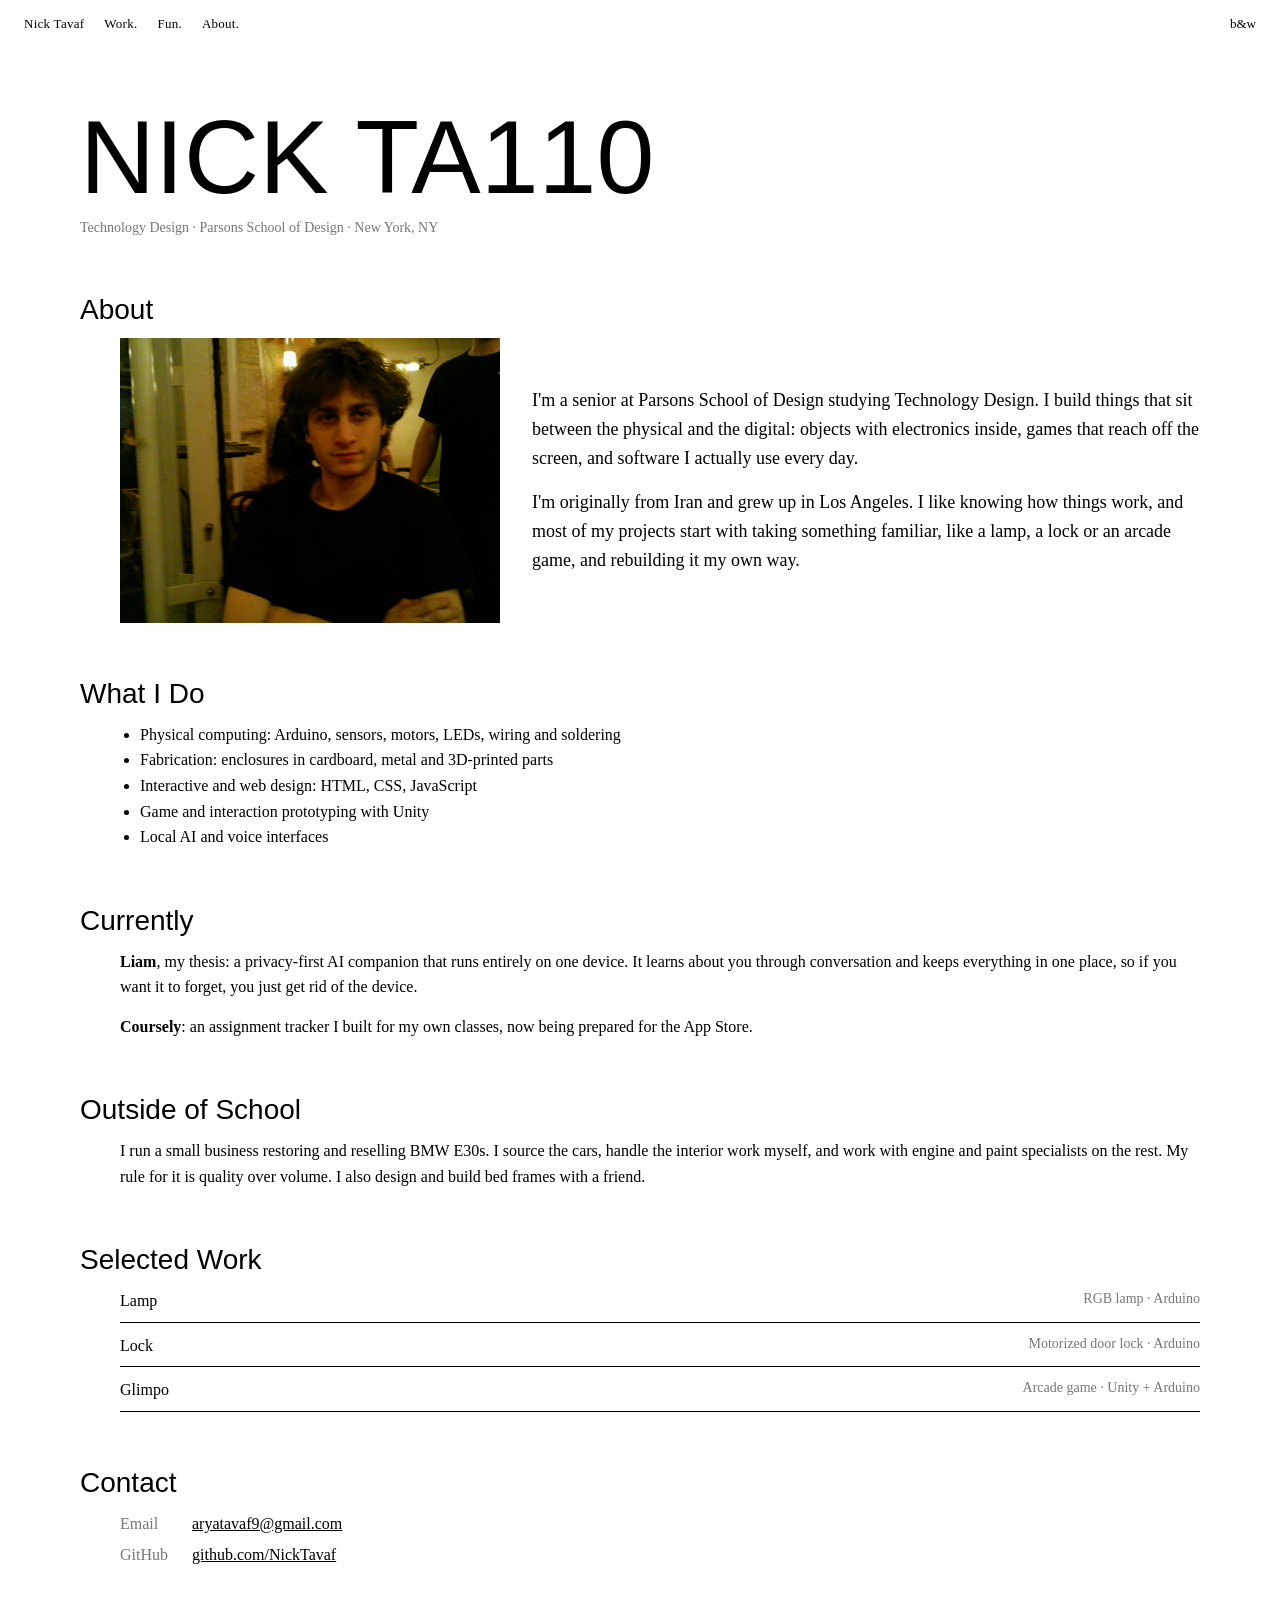
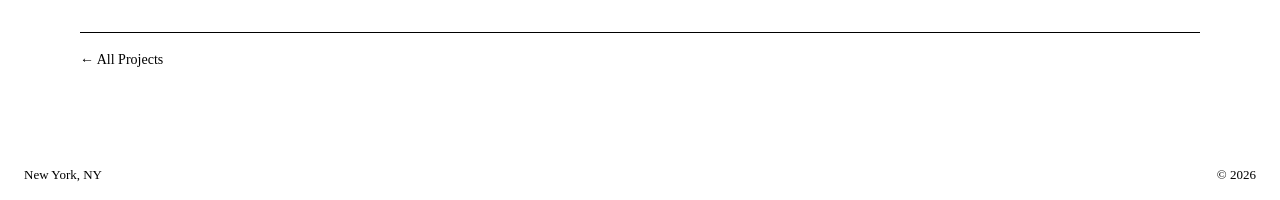
<file: bio.html>
<!DOCTYPE html>
<html lang="en">
<head>
<meta charset="UTF-8">
<meta name="viewport" content="width=device-width, initial-scale=1.0">
<title>Nick Tavaf — About</title>
<link rel="stylesheet" href="css/project.css">
<link rel="stylesheet" href="css/bio.css">
</head>
<body>
<nav>
  <div class="group">
    <a href="index.html" data-s>Nick Tavaf</a>
    <a href="index.html" data-s>Work.</a>
    <a href="#" data-s data-fun>Fun.</a>
    <a href="bio.html" data-s>About.</a>
  </div>
  <div class="group"><button id="toggleBtn" type="button" data-s>b&amp;w</button></div>
</nav>

<main>
  <h1 class="title" id="title" aria-label="Nick Tavaf">NICK TAVAF</h1>
  <p class="sub">Technology Design · Parsons School of Design · New York, NY</p>

  <section>
    <h2>About</h2>
    <div class="about">
      <img class="me" src="images/ImageOfMe.JPG" alt="Nick Tavaf" width="2000" height="1500">
      <div class="about-text">
        <p>I'm a senior at Parsons School of Design studying Technology Design. I build things that sit between the physical and the digital: objects with electronics inside, games that reach off the screen, and software I actually use every day.</p>
        <p>I'm originally from Iran and grew up in Los Angeles. I like knowing how things work, and most of my projects start with taking something familiar, like a lamp, a lock or an arcade game, and rebuilding it my own way.</p>
      </div>
    </div>
  </section>

  <section>
    <h2>What I Do</h2>
    <ul class="tech">
      <li>Physical computing: Arduino, sensors, motors, LEDs, wiring and soldering</li>
      <li>Fabrication: enclosures in cardboard, metal and 3D-printed parts</li>
      <li>Interactive and web design: HTML, CSS, JavaScript</li>
      <li>Game and interaction prototyping with Unity</li>
      <li>Local AI and voice interfaces</li>
    </ul>
  </section>

  <section>
    <h2>Currently</h2>
    <p><strong>Liam</strong>, my thesis: a privacy-first AI companion that runs entirely on one device. It learns about you through conversation and keeps everything in one place, so if you want it to forget, you just get rid of the device.</p>
    <p><strong>Coursely</strong>: an assignment tracker I built for my own classes, now being prepared for the App Store.</p>
  </section>

  <section>
    <h2>Outside of School</h2>
    <p>I run a small business restoring and reselling BMW E30s. I source the cars, handle the interior work myself, and work with engine and paint specialists on the rest. My rule for it is quality over volume. I also design and build bed frames with a friend.</p>
  </section>

  <section>
    <h2>Selected Work</h2>
    <ul class="work">
      <li><a href="lamp.html"><span>Lamp</span><span class="what">RGB lamp · Arduino</span></a></li>
      <li><a href="lock.html"><span>Lock</span><span class="what">Motorized door lock · Arduino</span></a></li>
      <li><a href="glimpo.html"><span>Glimpo</span><span class="what">Arcade game · Unity + Arduino</span></a></li>
    </ul>
  </section>

  <section>
    <h2>Contact</h2>
    <dl class="contact">
      <dt>Email</dt><dd><a href="mailto:aryatavaf9@gmail.com">aryatavaf9@gmail.com</a></dd>
      <dt>GitHub</dt><dd><a href="https://github.com/NickTavaf" target="_blank" rel="noopener">github.com/NickTavaf</a></dd>
    </dl>
  </section>

  <div class="pager">
    <a href="index.html">← All Projects</a>
    <span></span>
  </div>
</main>

<footer><span data-s>New York, NY</span><span data-s>© 2026</span></footer>

<div class="lb" id="lb" hidden><img id="lbImg" alt=""></div>
<script src="project.js"></script>
<script src="fun.js"></script>
</body>
</html>
</file>
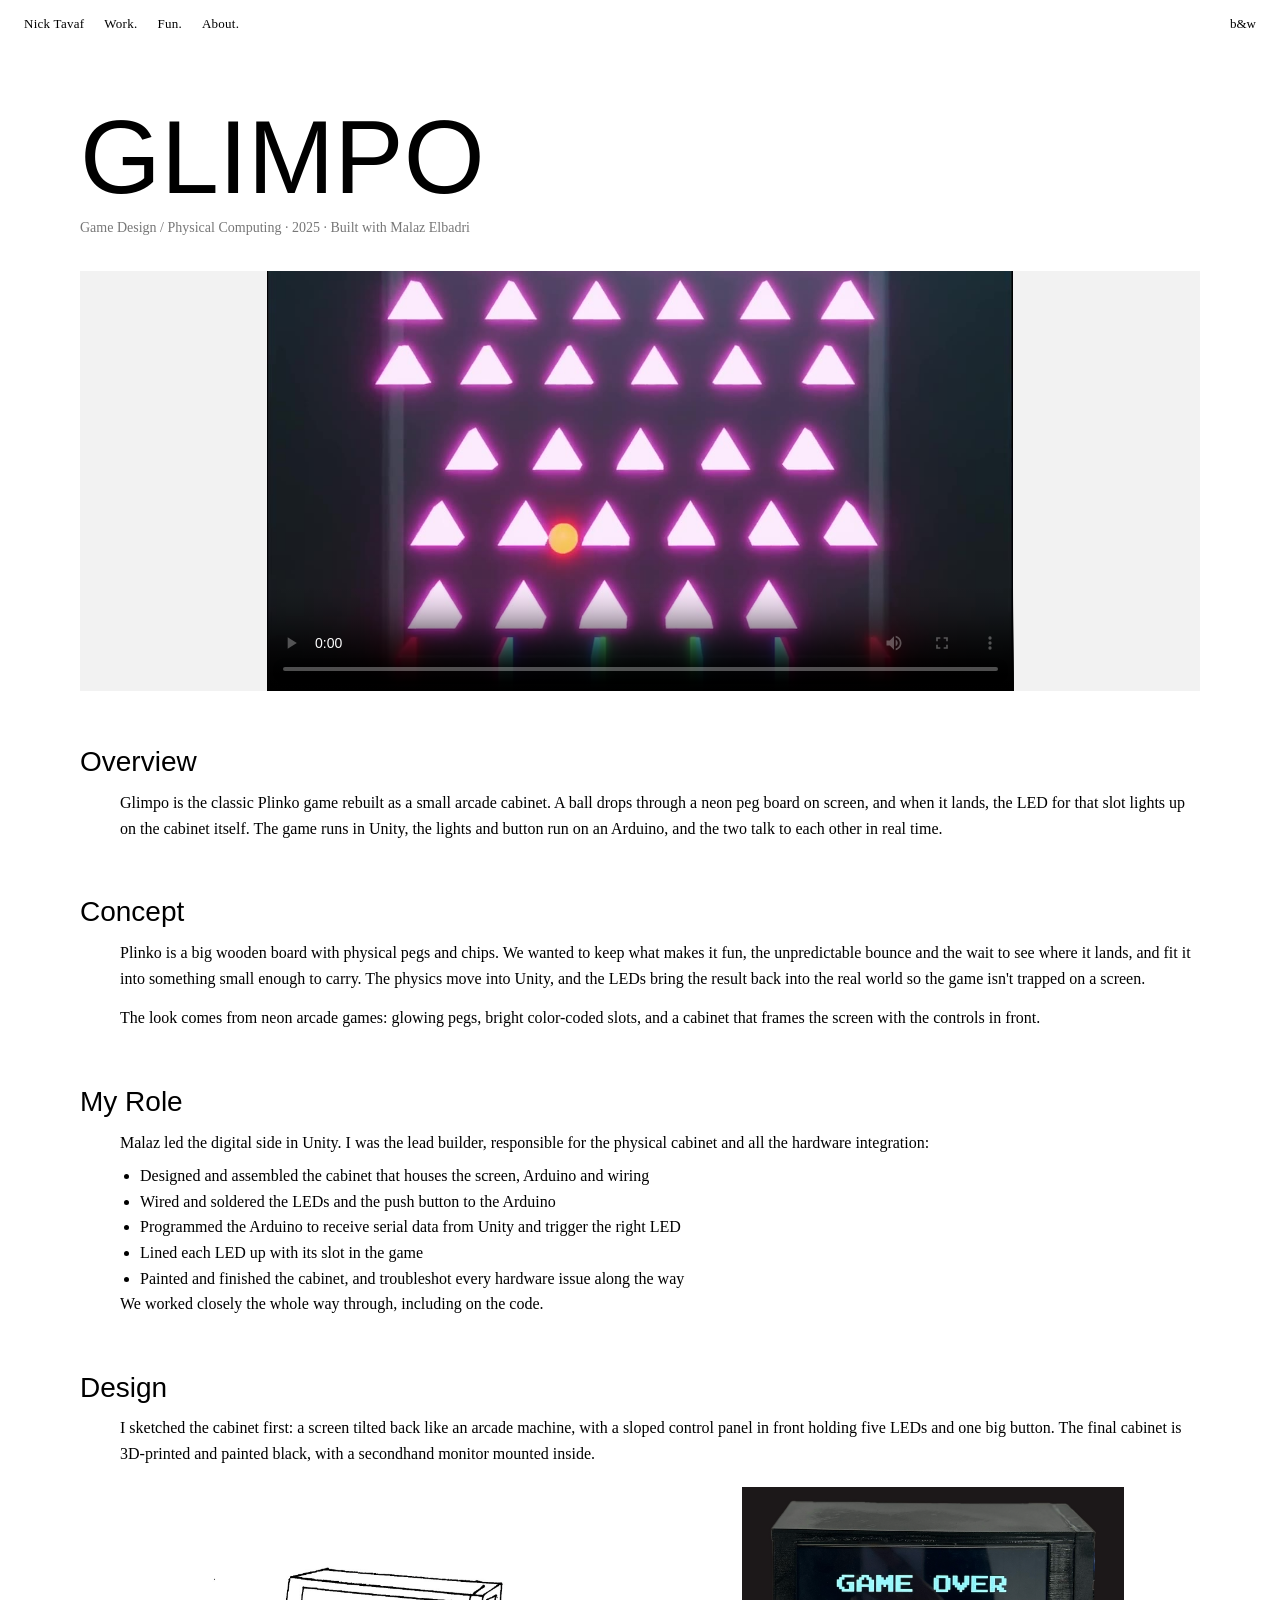
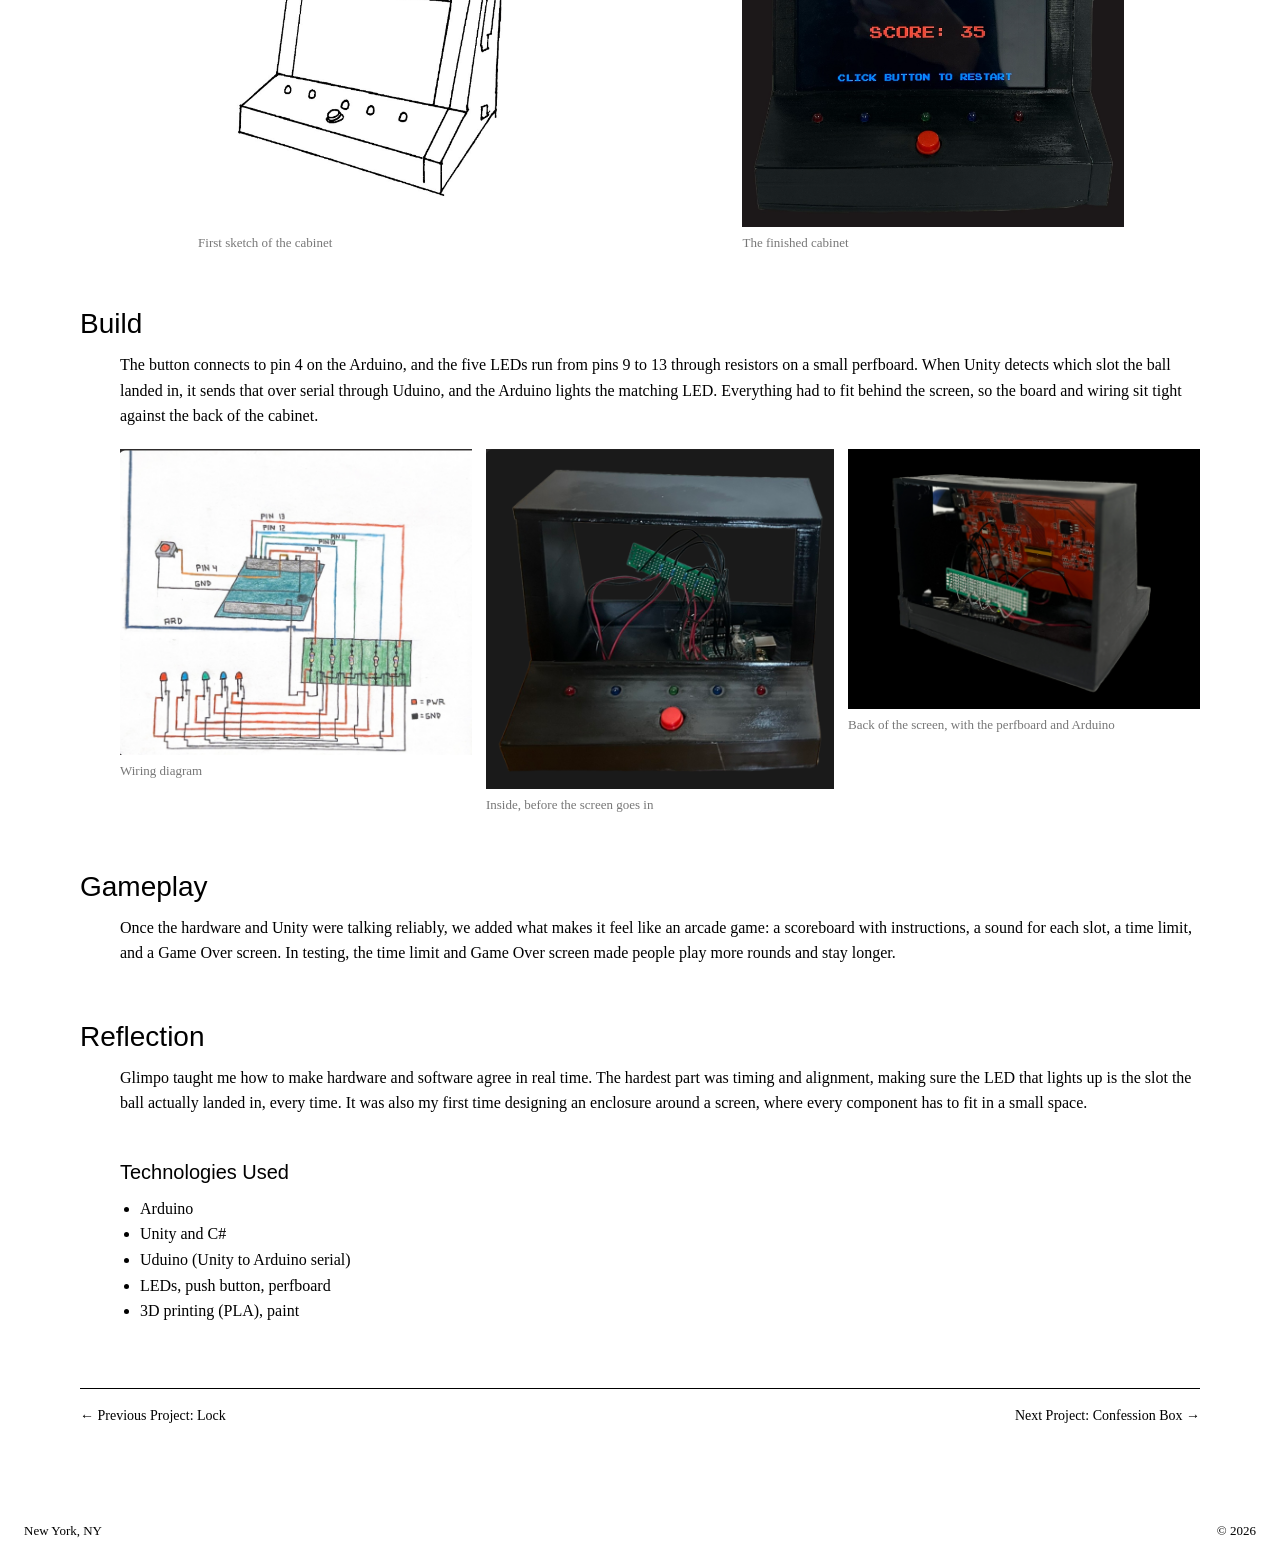
<file: glimpo.html>
<!DOCTYPE html>
<html lang="en">
<head>
<meta charset="UTF-8">
<meta name="viewport" content="width=device-width, initial-scale=1.0">
<title>Nick Tavaf — Glimpo</title>
<link rel="stylesheet" href="css/project.css">
<link rel="stylesheet" href="css/glimpo.css">
</head>
<body>
<nav>
  <div class="group">
    <a href="index.html" data-s>Nick Tavaf</a>
    <a href="index.html" data-s>Work.</a>
    <a href="#" data-s data-fun>Fun.</a>
    <a href="bio.html" data-s>About.</a>
  </div>
  <div class="group"><button id="toggleBtn" type="button" data-s>b&amp;w</button></div>
</nav>

<main>
  <h1 class="title" id="title" aria-label="Glimpo">GLIMPO</h1>
  <p class="sub">Game Design / Physical Computing · 2025 · Built with Malaz Elbadri</p>

  <div class="hero">
    <video src="images/Glimpo%20Video.mp4" poster="images/Glimpo%20Poster.jpg" controls playsinline preload="metadata" aria-label="Glimpo promo video: the Unity game, the LEDs lighting up, and the cabinet being played handheld"></video>
  </div>

  <section>
    <h2>Overview</h2>
    <p>Glimpo is the classic Plinko game rebuilt as a small arcade cabinet. A ball drops through a neon peg board on screen, and when it lands, the LED for that slot lights up on the cabinet itself. The game runs in Unity, the lights and button run on an Arduino, and the two talk to each other in real time.</p>
  </section>

  <section>
    <h2>Concept</h2>
    <p>Plinko is a big wooden board with physical pegs and chips. We wanted to keep what makes it fun, the unpredictable bounce and the wait to see where it lands, and fit it into something small enough to carry. The physics move into Unity, and the LEDs bring the result back into the real world so the game isn't trapped on a screen.</p>
    <p>The look comes from neon arcade games: glowing pegs, bright color-coded slots, and a cabinet that frames the screen with the controls in front.</p>
  </section>

  <section>
    <h2>My Role</h2>
    <p>Malaz led the digital side in Unity. I was the lead builder, responsible for the physical cabinet and all the hardware integration:</p>
    <ul class="tech">
      <li>Designed and assembled the cabinet that houses the screen, Arduino and wiring</li>
      <li>Wired and soldered the LEDs and the push button to the Arduino</li>
      <li>Programmed the Arduino to receive serial data from Unity and trigger the right LED</li>
      <li>Lined each LED up with its slot in the game</li>
      <li>Painted and finished the cabinet, and troubleshot every hardware issue along the way</li>
    </ul>
    <p class="role-note">We worked closely the whole way through, including on the code.</p>
  </section>

  <section>
    <h2>Design</h2>
    <p>I sketched the cabinet first: a screen tilted back like an arcade machine, with a sloped control panel in front holding five LEDs and one big button. The final cabinet is 3D-printed and painted black, with a secondhand monitor mounted inside.</p>
    <div class="pics">
      <figure>
        <button type="button"><img src="images/Box%20Design.png" alt="Line sketch of the cabinet: a tilted screen with five LED holes and a button on the front panel" width="658" height="592" loading="lazy"></button>
        <figcaption>First sketch of the cabinet</figcaption>
      </figure>
      <figure>
        <button type="button"><img src="images/final%20page.png" alt="The finished black cabinet showing the Game Over screen with a score of 35, five LEDs and a red button" width="742" height="662" loading="lazy"></button>
        <figcaption>The finished cabinet</figcaption>
      </figure>
    </div>
  </section>

  <section>
    <h2>Build</h2>
    <p>The button connects to pin 4 on the Arduino, and the five LEDs run from pins 9 to 13 through resistors on a small perfboard. When Unity detects which slot the ball landed in, it sends that over serial through Uduino, and the Arduino lights the matching LED. Everything had to fit behind the screen, so the board and wiring sit tight against the back of the cabinet.</p>
    <div class="pics">
      <figure>
        <button type="button"><img src="images/wiring%20sketch.png" alt="Hand-drawn wiring diagram: button on pin 4, LEDs on pins 9 to 13 through a perfboard" width="740" height="644" loading="lazy"></button>
        <figcaption>Wiring diagram</figcaption>
      </figure>
      <figure>
        <button type="button"><img src="images/Inside%20glimpo%20wires.png" alt="The cabinet with the screen removed, showing the perfboard, wires and Arduino behind the LEDs and button" width="772" height="754" loading="lazy"></button>
        <figcaption>Inside, before the screen goes in</figcaption>
      </figure>
      <figure>
        <button type="button"><img src="images/Inside%20glimpo%20wires%202.png" alt="Back view of the cabinet showing the screen's circuit board, the perfboard and the Arduino" width="730" height="540" loading="lazy"></button>
        <figcaption>Back of the screen, with the perfboard and Arduino</figcaption>
      </figure>
    </div>
  </section>

  <section>
    <h2>Gameplay</h2>
    <p>Once the hardware and Unity were talking reliably, we added what makes it feel like an arcade game: a scoreboard with instructions, a sound for each slot, a time limit, and a Game Over screen. In testing, the time limit and Game Over screen made people play more rounds and stay longer.</p>
  </section>

  <section>
    <h2>Reflection</h2>
    <p>Glimpo taught me how to make hardware and software agree in real time. The hardest part was timing and alignment, making sure the LED that lights up is the slot the ball actually landed in, every time. It was also my first time designing an enclosure around a screen, where every component has to fit in a small space.</p>

    <h3>Technologies Used</h3>
    <ul class="tech"><li>Arduino</li><li>Unity and C#</li><li>Uduino (Unity to Arduino serial)</li><li>LEDs, push button, perfboard</li><li>3D printing (PLA), paint</li></ul>
  </section>

  <div class="pager">
    <a href="lock.html">← Previous Project: Lock</a>
    <a href="confession.html">Next Project: Confession Box →</a>
  </div>
</main>

<footer><span data-s>New York, NY</span><span data-s>© 2026</span></footer>

<div class="lb" id="lb" hidden><img id="lbImg" alt=""></div>
<script src="project.js"></script>
<script src="fun.js"></script>
</body>
</html>
</file>
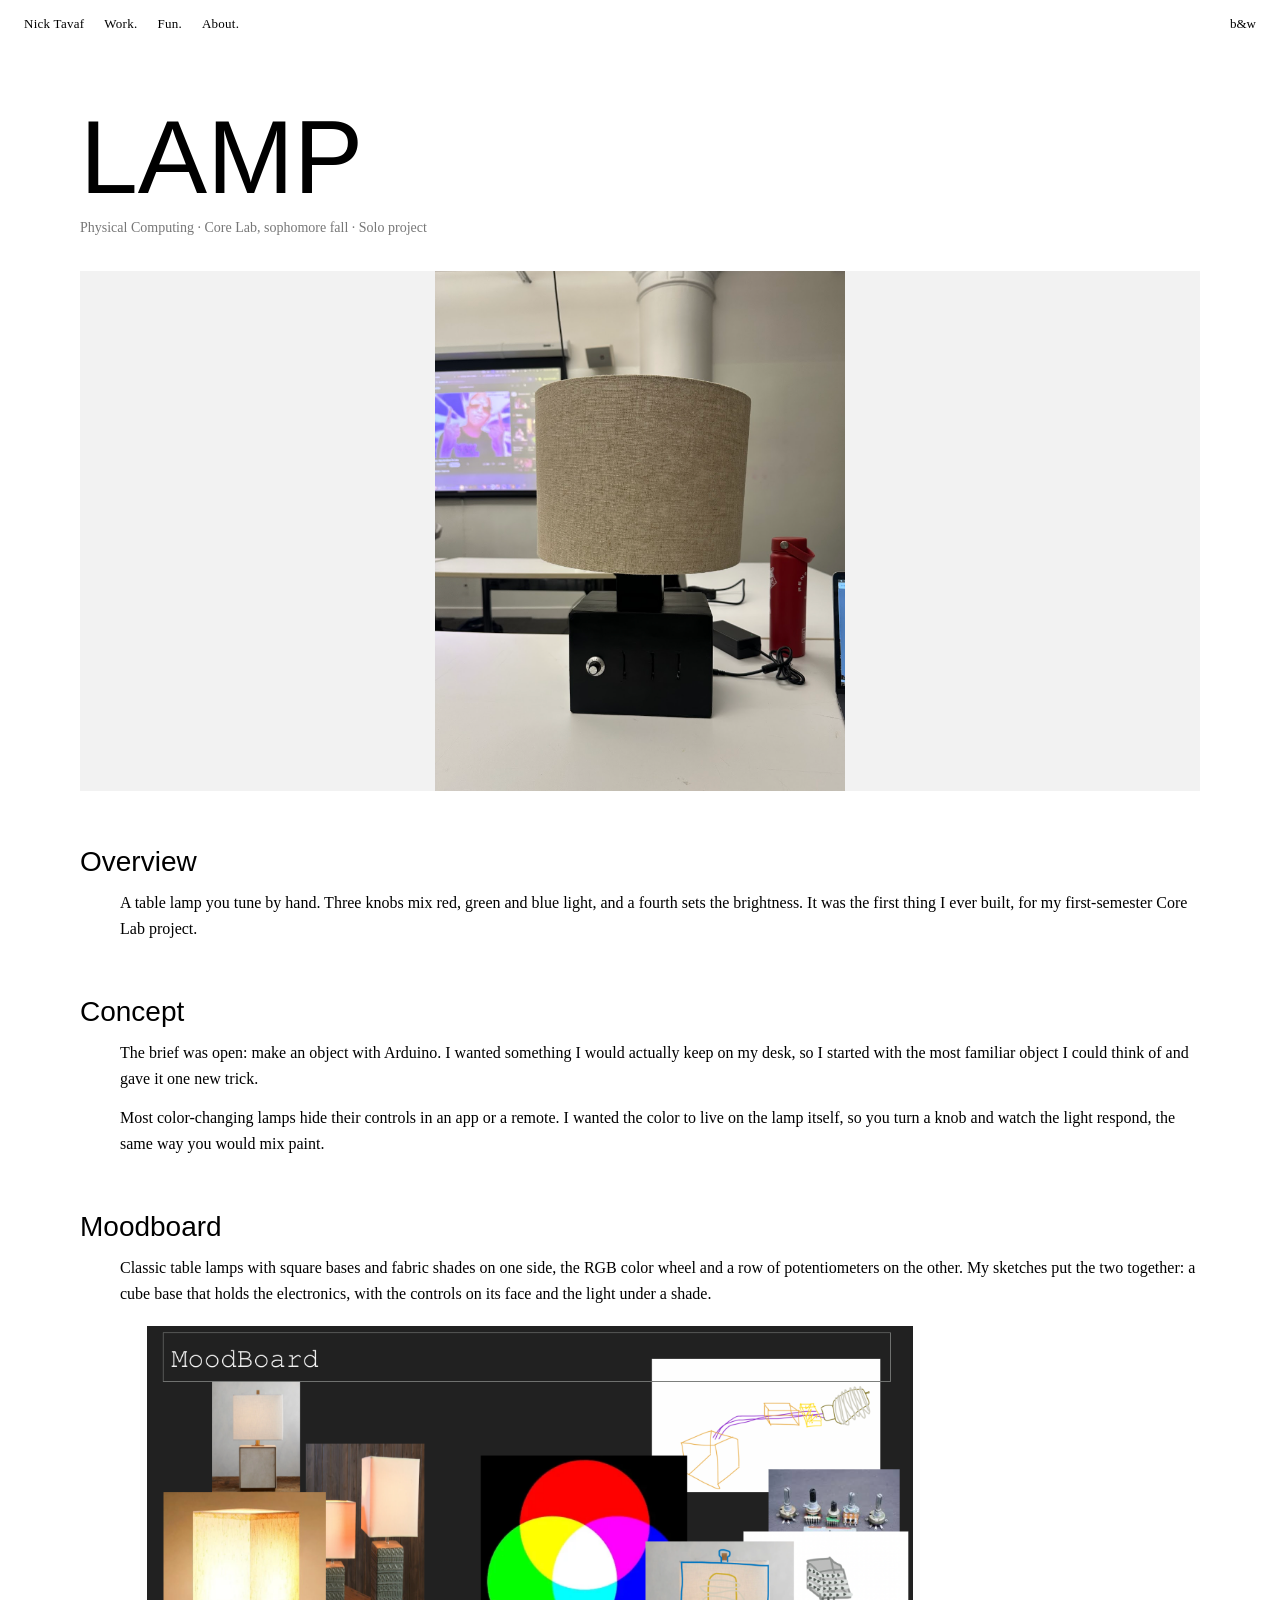
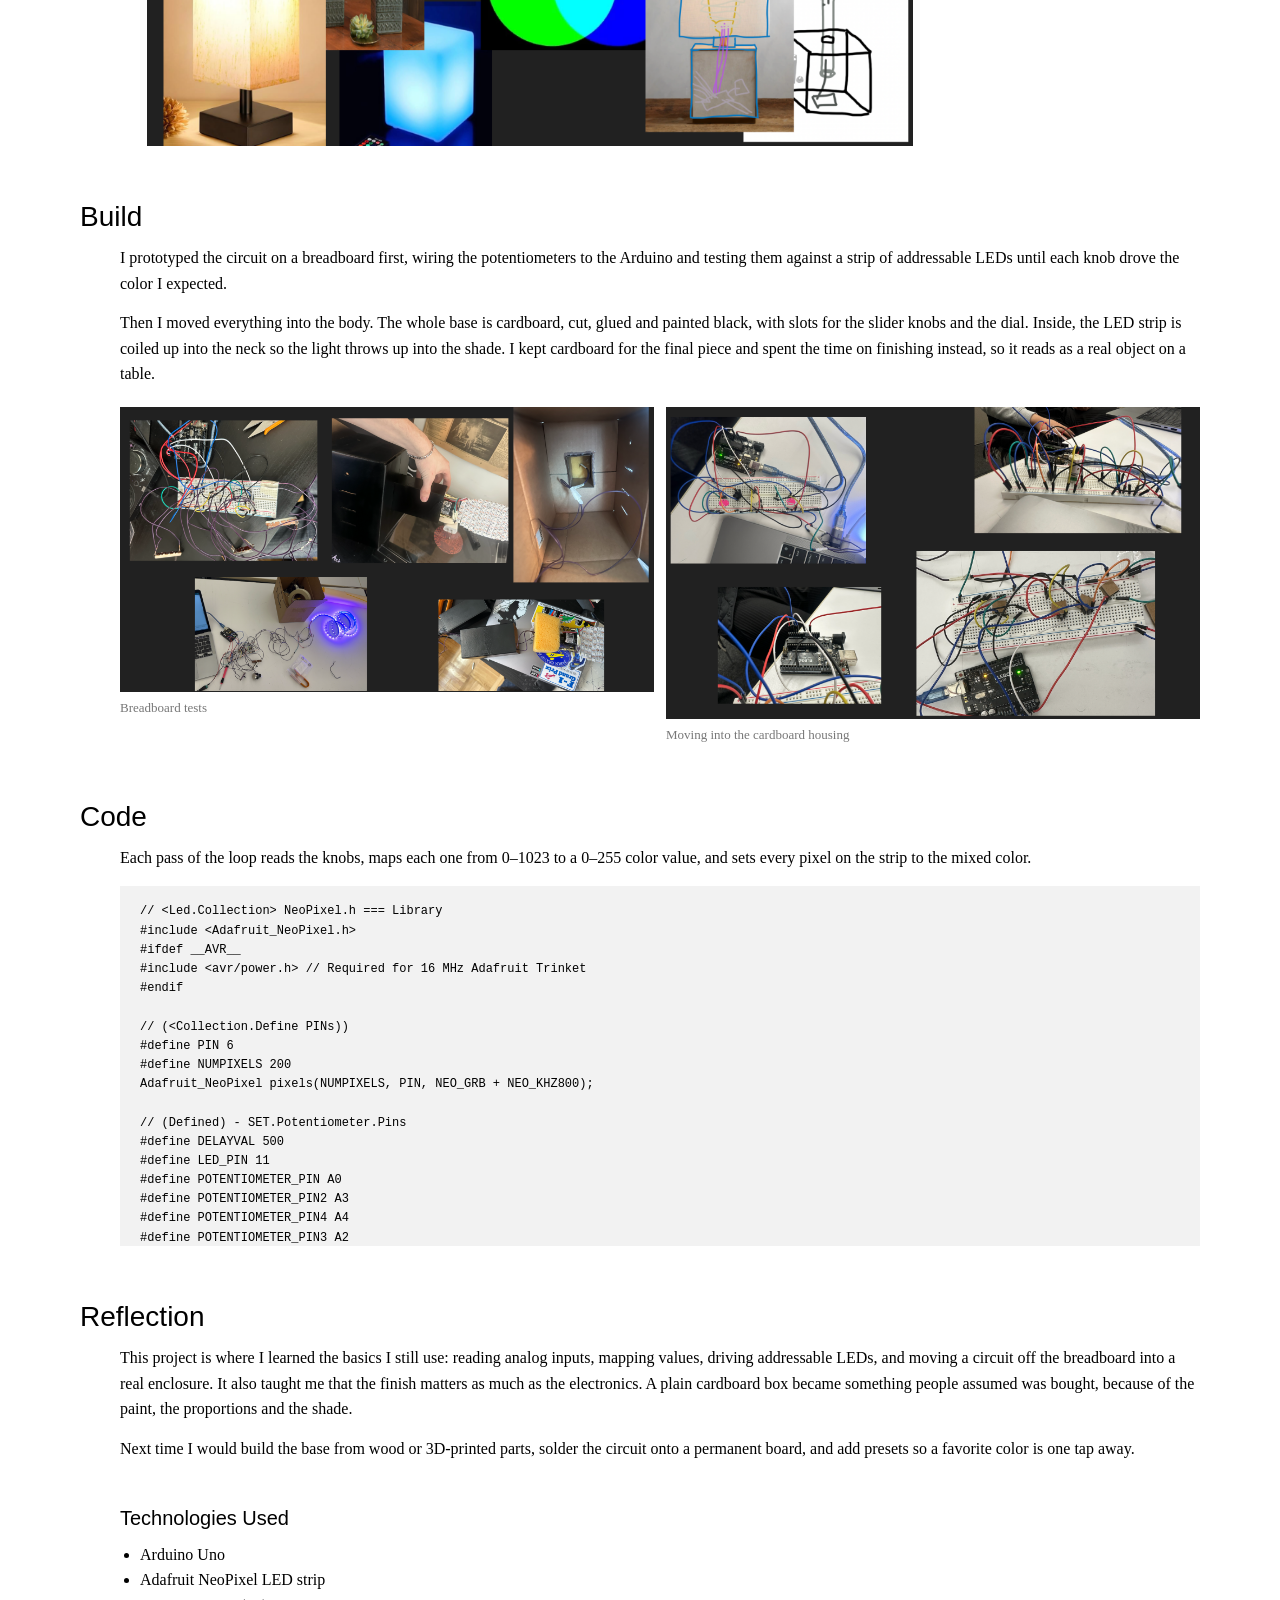
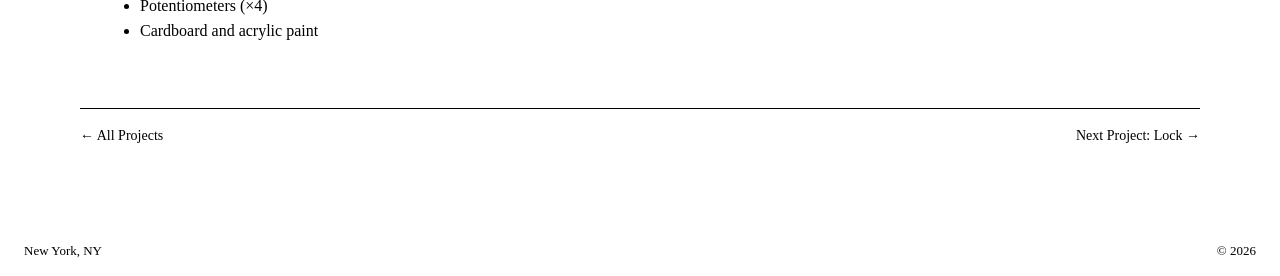
<file: lamp.html>
<!DOCTYPE html>
<html lang="en">
<head>
<meta charset="UTF-8">
<meta name="viewport" content="width=device-width, initial-scale=1.0">
<title>Nick Tavaf — Lamp</title>
<link rel="stylesheet" href="css/project.css">
<link rel="stylesheet" href="css/lamp.css">
</head>
<body>
<nav>
  <div class="group">
    <a href="index.html" data-s>Nick Tavaf</a>
    <a href="index.html" data-s>Work.</a>
    <a href="#" data-s data-fun>Fun.</a>
    <a href="bio.html" data-s>About.</a>
  </div>
  <div class="group"><button id="toggleBtn" type="button" data-s>b&amp;w</button></div>
</nav>

<main>
  <h1 class="title" id="title" aria-label="Lamp">LAMP</h1>
  <p class="sub">Physical Computing · Core Lab, sophomore fall · Solo project</p>

  <div class="hero">
    <img src="images/Finished%20Photo.png" alt="The finished lamp: a black cardboard cube base with a dial and three slider slots, under a beige linen drum shade" width="678" height="858">
  </div>

  <section>
    <h2>Overview</h2>
    <p>A table lamp you tune by hand. Three knobs mix red, green and blue light, and a fourth sets the brightness. It was the first thing I ever built, for my first-semester Core Lab project.</p>
  </section>

  <section>
    <h2>Concept</h2>
    <p>The brief was open: make an object with Arduino. I wanted something I would actually keep on my desk, so I started with the most familiar object I could think of and gave it one new trick.</p>
    <p>Most color-changing lamps hide their controls in an app or a remote. I wanted the color to live on the lamp itself, so you turn a knob and watch the light respond, the same way you would mix paint.</p>
  </section>

  <section>
    <h2>Moodboard</h2>
    <p>Classic table lamps with square bases and fabric shades on one side, the RGB color wheel and a row of potentiometers on the other. My sketches put the two together: a cube base that holds the electronics, with the controls on its face and the light under a shade.</p>
    <div class="pics one">
      <figure>
        <button type="button"><img src="images/Moodboard.png" alt="Moodboard of table lamps, a glowing cube light, an RGB color wheel, potentiometers, and hand sketches of the lamp" width="2140" height="1174" loading="lazy"></button>
      </figure>
    </div>
  </section>

  <section>
    <h2>Build</h2>
    <p>I prototyped the circuit on a breadboard first, wiring the potentiometers to the Arduino and testing them against a strip of addressable LEDs until each knob drove the color I expected.</p>
    <p>Then I moved everything into the body. The whole base is cardboard, cut, glued and painted black, with slots for the slider knobs and the dial. Inside, the LED strip is coiled up into the neck so the light throws up into the shade. I kept cardboard for the final piece and spent the time on finishing instead, so it reads as a real object on a table.</p>
    <div class="pics">
      <figure>
        <button type="button"><img src="images/Wiring.png" alt="Four photos of breadboard prototypes with jumper wires, potentiometers and an Arduino Uno" width="1902" height="1112" loading="lazy"></button>
        <figcaption>Breadboard tests</figcaption>
      </figure>
      <figure>
        <button type="button"><img src="images/More%20Wiring.png" alt="Build photos: the wiring, fitting the LED strip into the black box, the inside of the cardboard base, and the LED strip lit purple" width="1974" height="1054" loading="lazy"></button>
        <figcaption>Moving into the cardboard housing</figcaption>
      </figure>
    </div>
  </section>

  <section>
    <h2>Code</h2>
    <p>Each pass of the loop reads the knobs, maps each one from 0–1023 to a 0–255 color value, and sets every pixel on the strip to the mixed color.</p>
    <div class="code"><pre><code>// &lt;Led.Collection&gt; NeoPixel.h === Library
#include &lt;Adafruit_NeoPixel.h&gt;
#ifdef __AVR__
#include &lt;avr/power.h&gt; // Required for 16 MHz Adafruit Trinket
#endif

// (&lt;Collection.Define PINs))
#define PIN 6
#define NUMPIXELS 200
Adafruit_NeoPixel pixels(NUMPIXELS, PIN, NEO_GRB + NEO_KHZ800);

// (Defined) - SET.Potentiometer.Pins
#define DELAYVAL 500
#define LED_PIN 11
#define POTENTIOMETER_PIN A0
#define POTENTIOMETER_PIN2 A3
#define POTENTIOMETER_PIN4 A4
#define POTENTIOMETER_PIN3 A2

float brightnessFull = 1.0;

void setup() {
#if defined(__AVR_ATtiny85__) &amp;&amp; (F_CPU == 16000000)
  clock_prescale_set(clock_div_1);
#endif
  pixels.begin(); // INITIALIZE NeoPixel strip object (REQUIRED)
  pinMode(LED_PIN, OUTPUT);
  Serial.begin(9600);
}

void loop() {
  pixels.clear(); // Set all pixel colors to 'off'
  int potentiometerValue = analogRead(POTENTIOMETER_PIN);
  int brightness = map(potentiometerValue, 0, 1023, 0, 255);
  int potentiometerValue1 = analogRead(POTENTIOMETER_PIN2);
  int brightness1 = map(potentiometerValue1, 0, 1023, 0, 255);
  int potentiometerValue2 = analogRead(POTENTIOMETER_PIN4);
  int brightness2 = map(potentiometerValue2, 0, 1023, 0, 255);
  brightnessFull = analogRead(A2) / 1023.0;
  Serial.println(brightnessFull);

  for (int i = 0; i &lt; NUMPIXELS; i++) { // For each pixel...
    pixels.setPixelColor(i, pixels.Color(brightness2, brightness1, brightness));
  }
  pixels.show();
}</code></pre></div>
  </section>

  <section>
    <h2>Reflection</h2>
    <p>This project is where I learned the basics I still use: reading analog inputs, mapping values, driving addressable LEDs, and moving a circuit off the breadboard into a real enclosure. It also taught me that the finish matters as much as the electronics. A plain cardboard box became something people assumed was bought, because of the paint, the proportions and the shade.</p>
    <p>Next time I would build the base from wood or 3D-printed parts, solder the circuit onto a permanent board, and add presets so a favorite color is one tap away.</p>

    <h3>Technologies Used</h3>
    <ul class="tech"><li>Arduino Uno</li><li>Adafruit NeoPixel LED strip</li><li>Potentiometers (×4)</li><li>Cardboard and acrylic paint</li></ul>
  </section>

  <div class="pager">
    <a href="index.html">← All Projects</a>
    <a href="lock.html">Next Project: Lock →</a>
  </div>
</main>

<footer><span data-s>New York, NY</span><span data-s>© 2026</span></footer>

<div class="lb" id="lb" hidden><img id="lbImg" alt=""></div>
<script src="project.js"></script>
<script src="fun.js"></script>
</body>
</html>
</file>
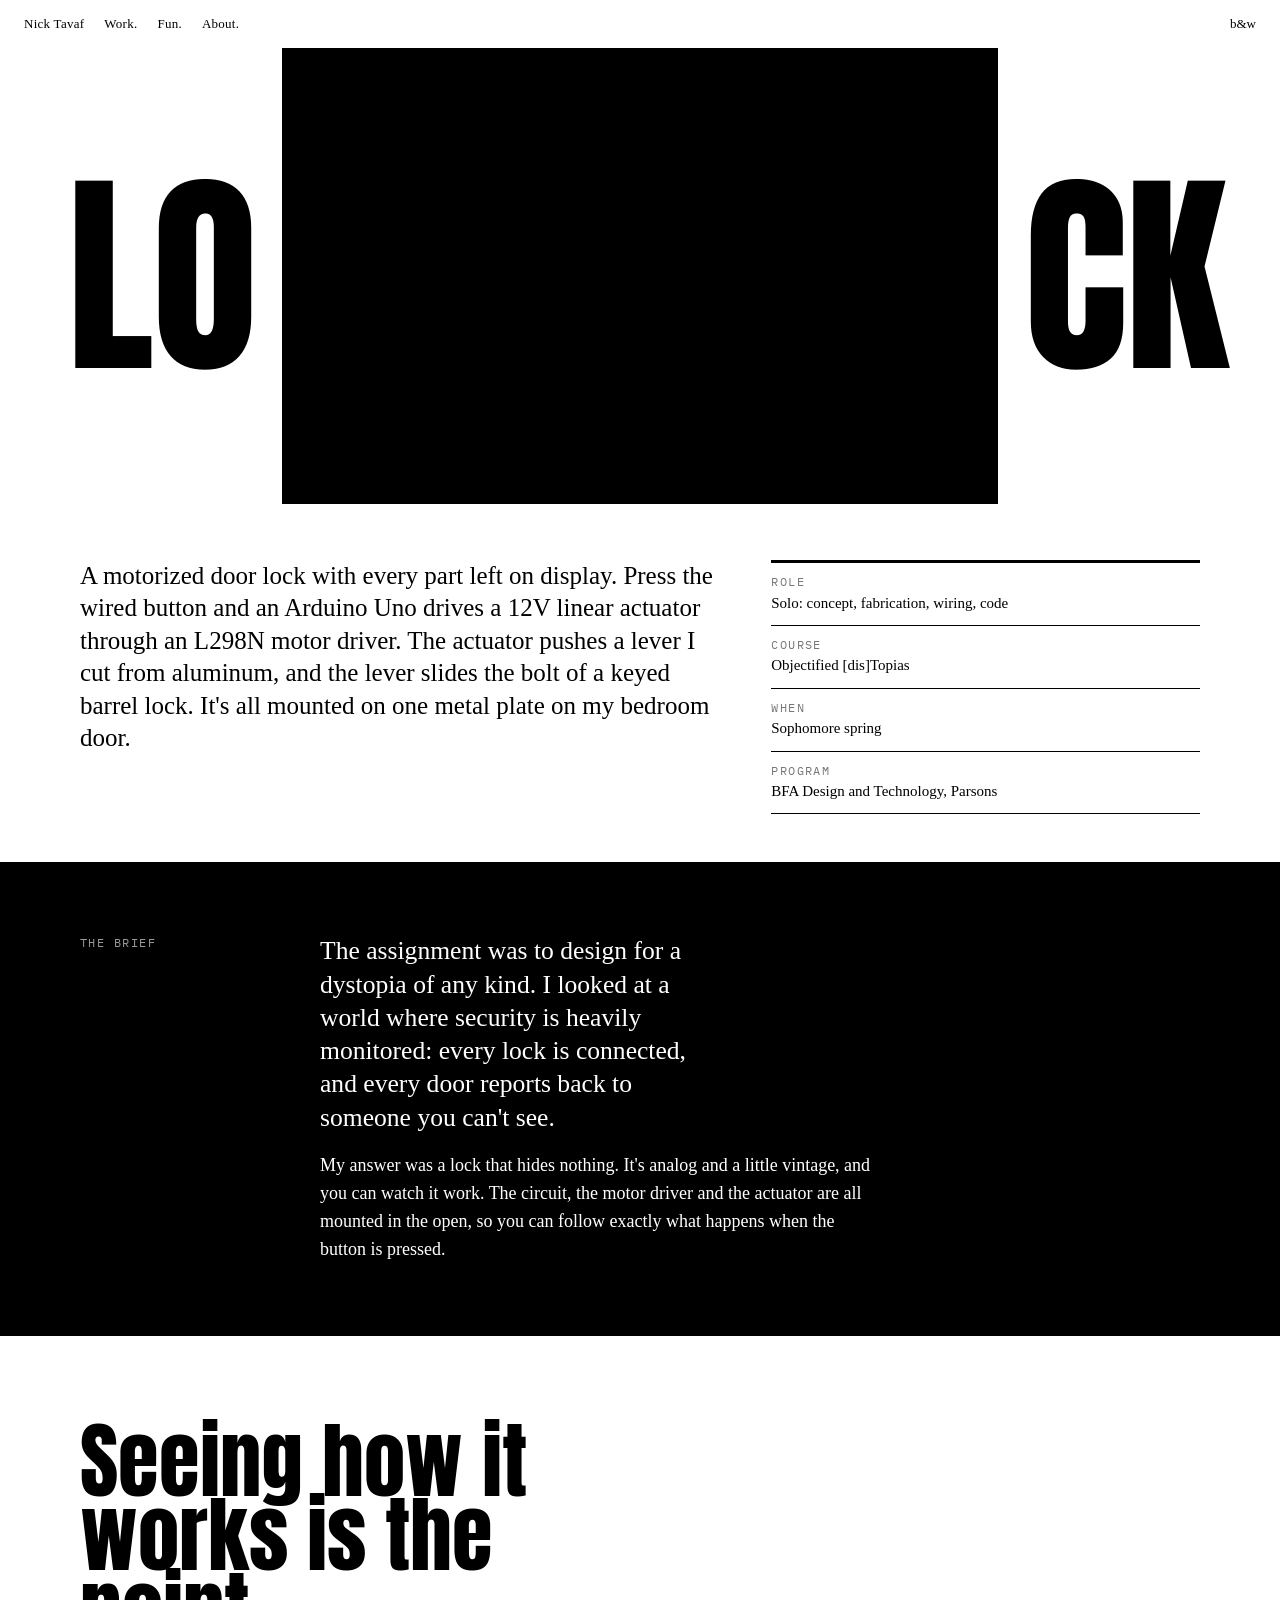
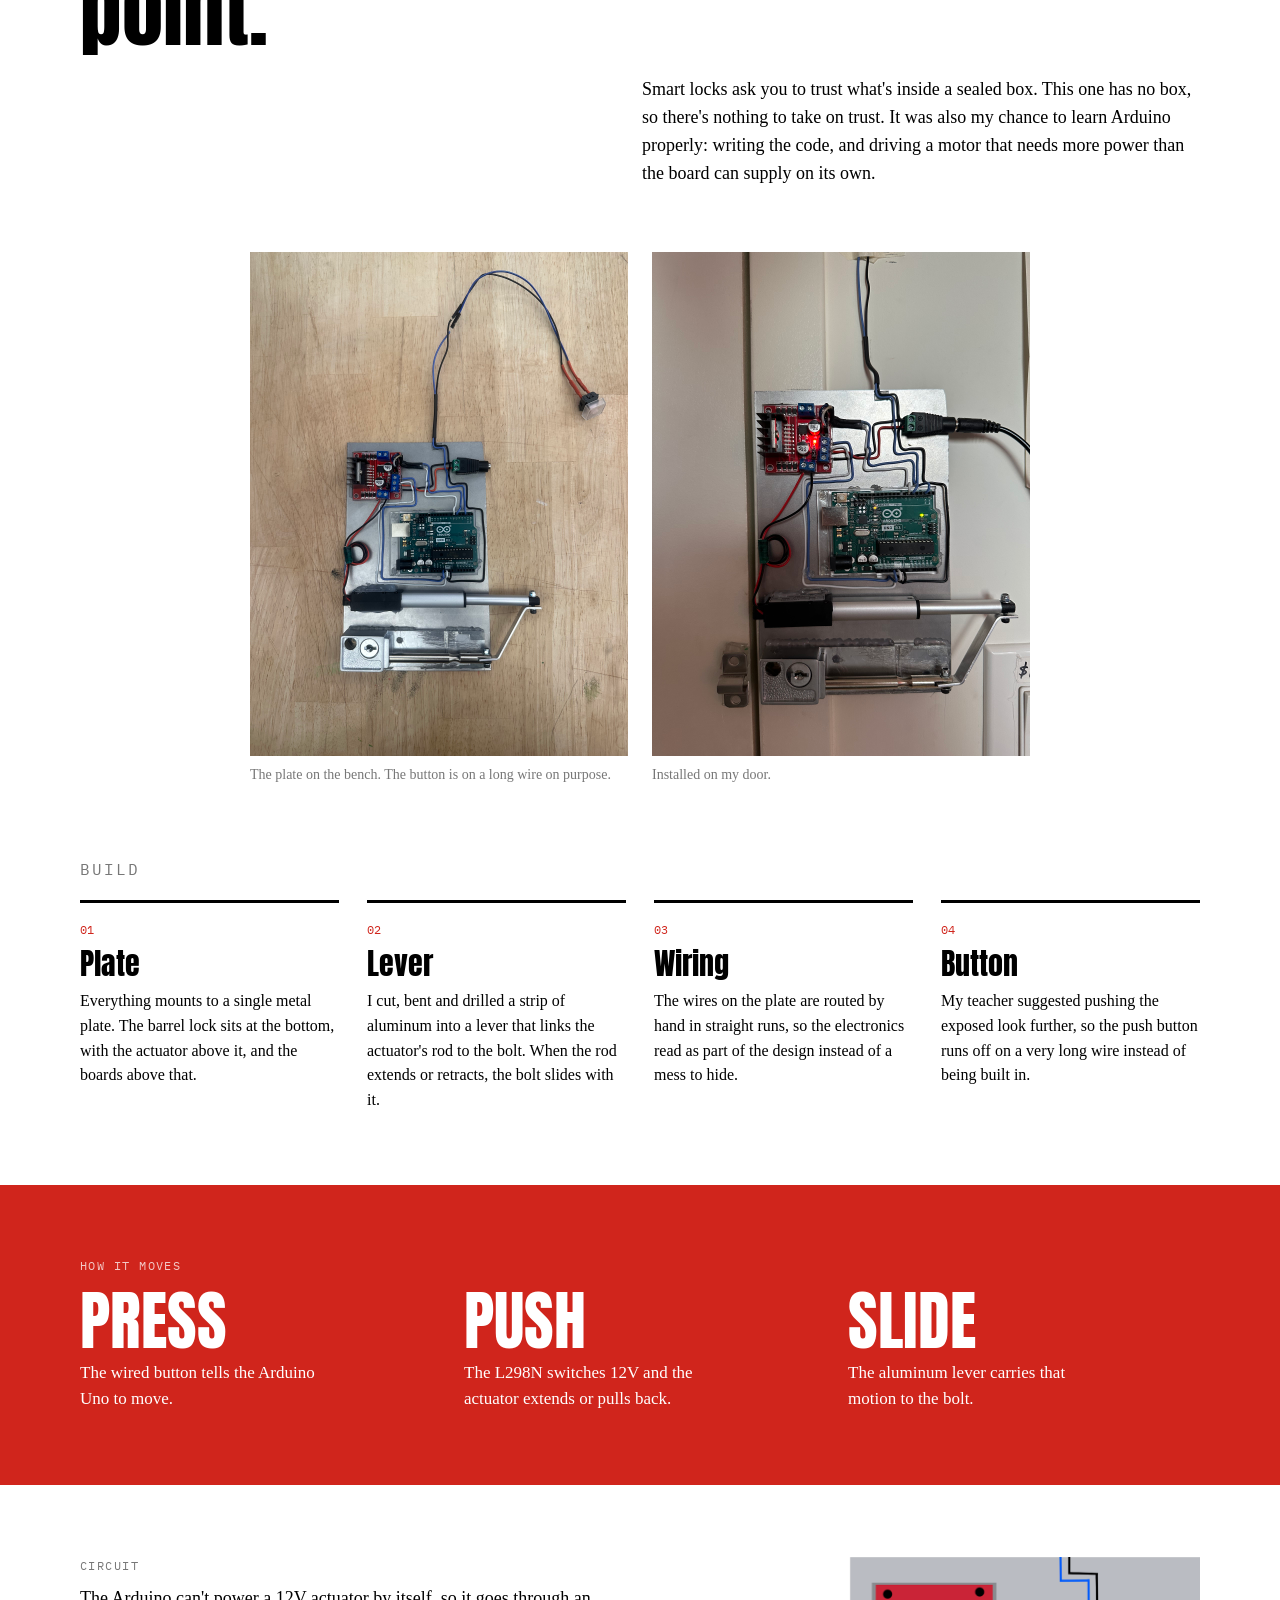
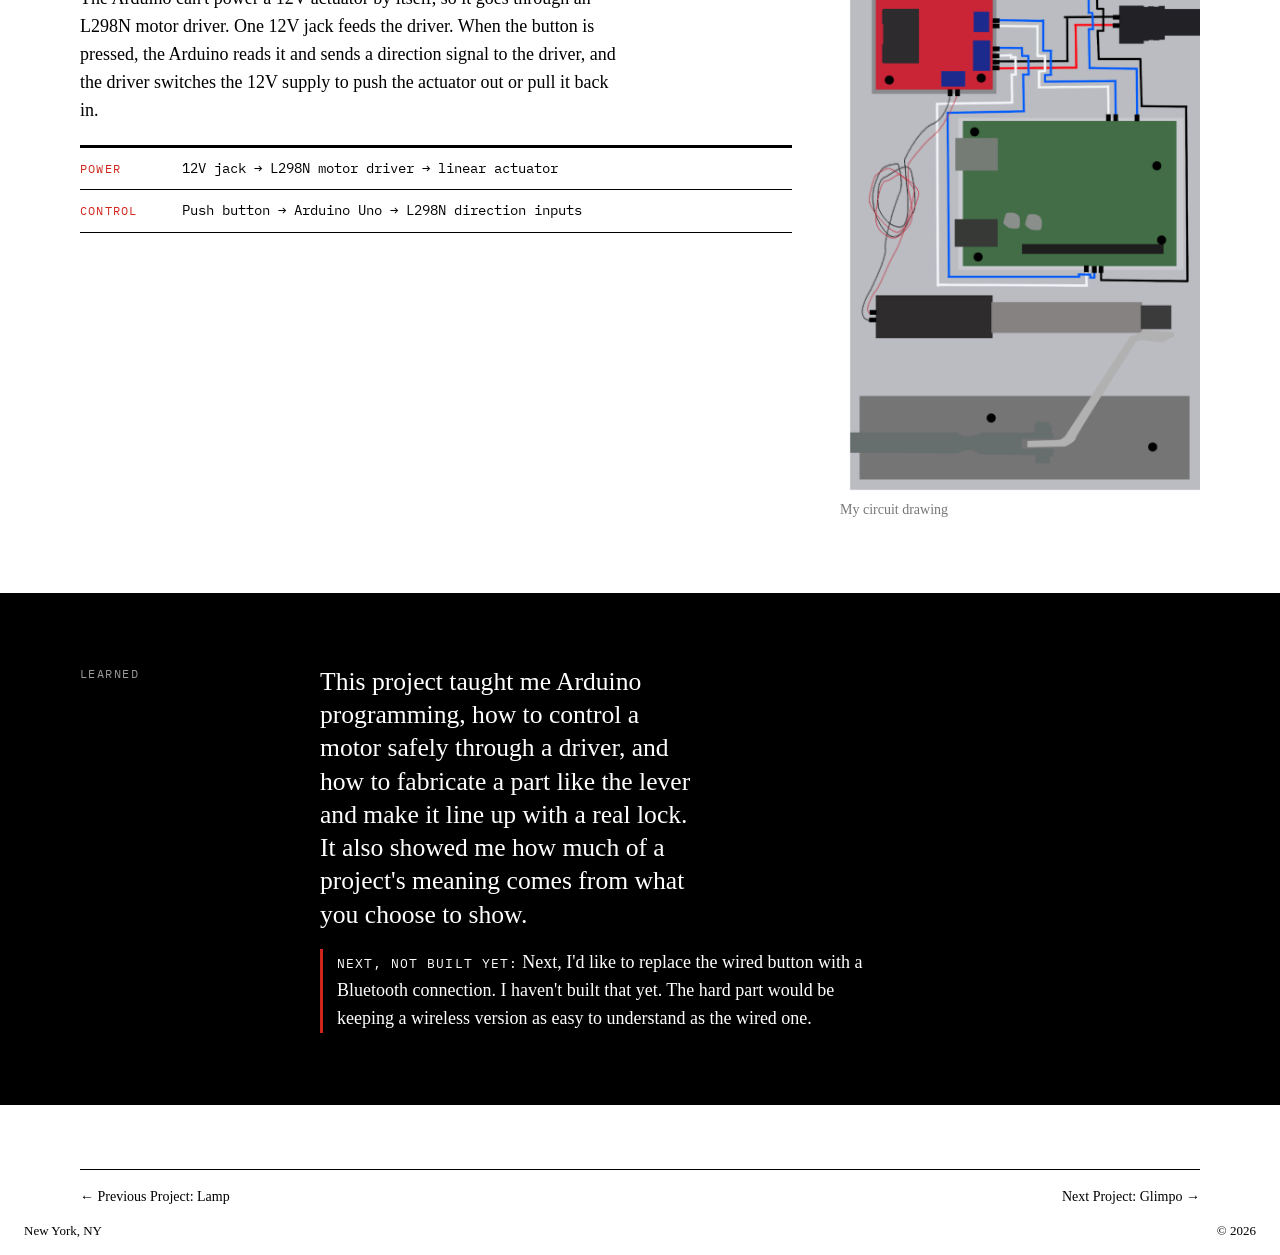
<file: lock.html>
<!DOCTYPE html>
<html lang="en">
<head>
<meta charset="UTF-8">
<meta name="viewport" content="width=device-width, initial-scale=1.0">
<title>Nick Tavaf — Lock</title>
<link rel="stylesheet" href="https://fonts.googleapis.com/css2?family=Anton&family=IBM+Plex+Mono:wght@400&display=swap">
<link rel="stylesheet" href="css/project.css">
<link rel="stylesheet" href="css/lock.css">
</head>
<body class="lock">
<nav>
  <div class="group">
    <a href="index.html" data-s>Nick Tavaf</a>
    <a href="index.html" data-s>Work.</a>
    <a href="#" data-s data-fun>Fun.</a>
    <a href="bio.html" data-s>About.</a>
  </div>
  <div class="group"><button id="toggleBtn" type="button" data-s>b&amp;w</button></div>
</nav>

<main id="page">
  <h1 class="mtitle" id="title" aria-label="Lock">LOCK</h1>
  <header class="open" id="open">
    <video src="images/Lock%20Video.mp4" autoplay muted loop playsinline preload="auto" aria-label="The lock on my door: the bolt closes, then opens"></video>
    <div class="half l"><span>LO</span></div>
    <div class="half r"><span>CK</span></div>
  </header>

  <section class="intro wrap" id="intro">
    <p class="lede">A motorized door lock with every part left on display. Press the wired button and an Arduino Uno drives a 12V linear actuator through an L298N motor driver. The actuator pushes a lever I cut from aluminum, and the lever slides the bolt of a keyed barrel lock. It's all mounted on one metal plate on my bedroom door.</p>
    <dl class="meta">
      <div><dt>Role</dt><dd>Solo: concept, fabrication, wiring, code</dd></div>
      <div><dt>Course</dt><dd>Objectified [dis]Topias</dd></div>
      <div><dt>When</dt><dd>Sophomore spring</dd></div>
      <div><dt>Program</dt><dd>BFA Design and Technology, Parsons</dd></div>
    </dl>
  </section>


  <section class="band dark" id="brief">
    <div class="wrap split">
      <p class="tag">The brief</p>
      <div><p class="big">The assignment was to design for a dystopia of any kind. I looked at a world where security is heavily monitored: every lock is connected, and every door reports back to someone you can't see.</p><p>My answer was a lock that hides nothing. It's analog and a little vintage, and you can watch it work. The circuit, the motor driver and the actuator are all mounted in the open, so you can follow exactly what happens when the button is pressed.</p></div>
    </div>
  </section>

  <section class="pull wrap" id="pull">
    <p class="huge slide from-l">Seeing how it works is the point.</p>
    <p class="after">Smart locks ask you to trust what's inside a sealed box. This one has no box, so there's nothing to take on trust. It was also my chance to learn Arduino properly: writing the code, and driving a motor that needs more power than the board can supply on its own.</p>
  </section>


  <section class="duo" id="duo">
    <figure class="slide from-l"><img src="images/Hero%20Photo.jpeg" alt="The finished lock plate on a workbench, with the push button on a long wire" width="1500" height="2000" loading="lazy"><figcaption>The plate on the bench. The button is on a long wire on purpose.</figcaption></figure>
    <figure class="slide from-r"><img src="images/Install%20Photo.jpeg" alt="The lock plate installed on a white bedroom door" width="1500" height="2000" loading="lazy"><figcaption>Installed on my door.</figcaption></figure>
  </section>

  <section class="wrap build" id="build">
    <p class="tag">Build</p>
    <ol>
      <li><h3>Plate</h3><p>Everything mounts to a single metal plate. The barrel lock sits at the bottom, with the actuator above it, and the boards above that.</p></li>
      <li><h3>Lever</h3><p>I cut, bent and drilled a strip of aluminum into a lever that links the actuator's rod to the bolt. When the rod extends or retracts, the bolt slides with it.</p></li>
      <li><h3>Wiring</h3><p>The wires on the plate are routed by hand in straight runs, so the electronics read as part of the design instead of a mess to hide.</p></li>
      <li><h3>Button</h3><p>My teacher suggested pushing the exposed look further, so the push button runs off on a very long wire instead of being built in.</p></li>
    </ol>
  </section>


  <section class="band red" id="moves">
    <div class="wrap">
      <p class="tag">How it moves</p>
      <div class="verbs">
        <div><p class="verb">PRESS</p><p>The wired button tells the Arduino Uno to move.</p></div>
        <div><p class="verb">PUSH</p><p>The L298N switches 12V and the actuator extends or pulls back.</p></div>
        <div><p class="verb">SLIDE</p><p>The aluminum lever carries that motion to the bolt.</p></div>
      </div>
    </div>
  </section>

  <section class="wrap circuit" id="circuit">
    <div><p class="tag">Circuit</p><p>The Arduino can't power a 12V actuator by itself, so it goes through an L298N motor driver. One 12V jack feeds the driver. When the button is pressed, the Arduino reads it and sends a direction signal to the driver, and the driver switches the 12V supply to push the actuator out or pull it back in.</p>
      <dl class="paths"><div><dt>Power</dt><dd>12V jack → L298N motor driver → linear actuator</dd></div><div><dt>Control</dt><dd>Push button → Arduino Uno → L298N direction inputs</dd></div></dl>
    </div>
    <figure class="slide from-r"><img src="images/Circuit%20Design.png" alt="Illustrated circuit layout of the lock plate" width="776" height="1150" loading="lazy"><figcaption>My circuit drawing</figcaption></figure>
  </section>


  <section class="band dark" id="learned">
    <div class="wrap split">
      <p class="tag">Learned</p>
      <div><p class="big">This project taught me Arduino programming, how to control a motor safely through a driver, and how to fabricate a part like the lever and make it line up with a real lock. It also showed me how much of a project's meaning comes from what you choose to show.</p>
        <p class="next"><b>Next, not built yet:</b> Next, I'd like to replace the wired button with a Bluetooth connection. I haven't built that yet. The hard part would be keeping a wireless version as easy to understand as the wired one.</p></div>
    </div>
  </section>

  <div class="wrap"><div class="pager">
    <a href="lamp.html" data-s>← Previous Project: Lamp</a>
    <a href="glimpo.html" data-s>Next Project: Glimpo →</a>
  </div></div>
</main>

<footer><span data-s>New York, NY</span><span data-s>© 2026</span></footer>

<div class="lb" id="lb" hidden><img id="lbImg" alt=""></div>
<script src="project.js"></script>
<script src="fun.js"></script>
<script>
(function () {
  const reduce = matchMedia('(prefers-reduced-motion: reduce)').matches;
  // opening: the two halves of the word slide apart like a bolt pulling back
  const open = document.getElementById('open');
  requestAnimationFrame(() => setTimeout(() => open.classList.add('apart'), reduce ? 0 : 450));

  // panels slide the last few percent into place as they arrive (they're always visible)
  if (!reduce && 'IntersectionObserver' in window) {
    const io = new IntersectionObserver(es => es.forEach(e => { if (e.isIntersecting) { e.target.classList.add('in'); io.unobserve(e.target); } }), { threshold: .2 });
    document.querySelectorAll('.slide').forEach(el => { el.classList.add('ready'); io.observe(el); });
  }

})();
</script>
</body>
</html>
</file>
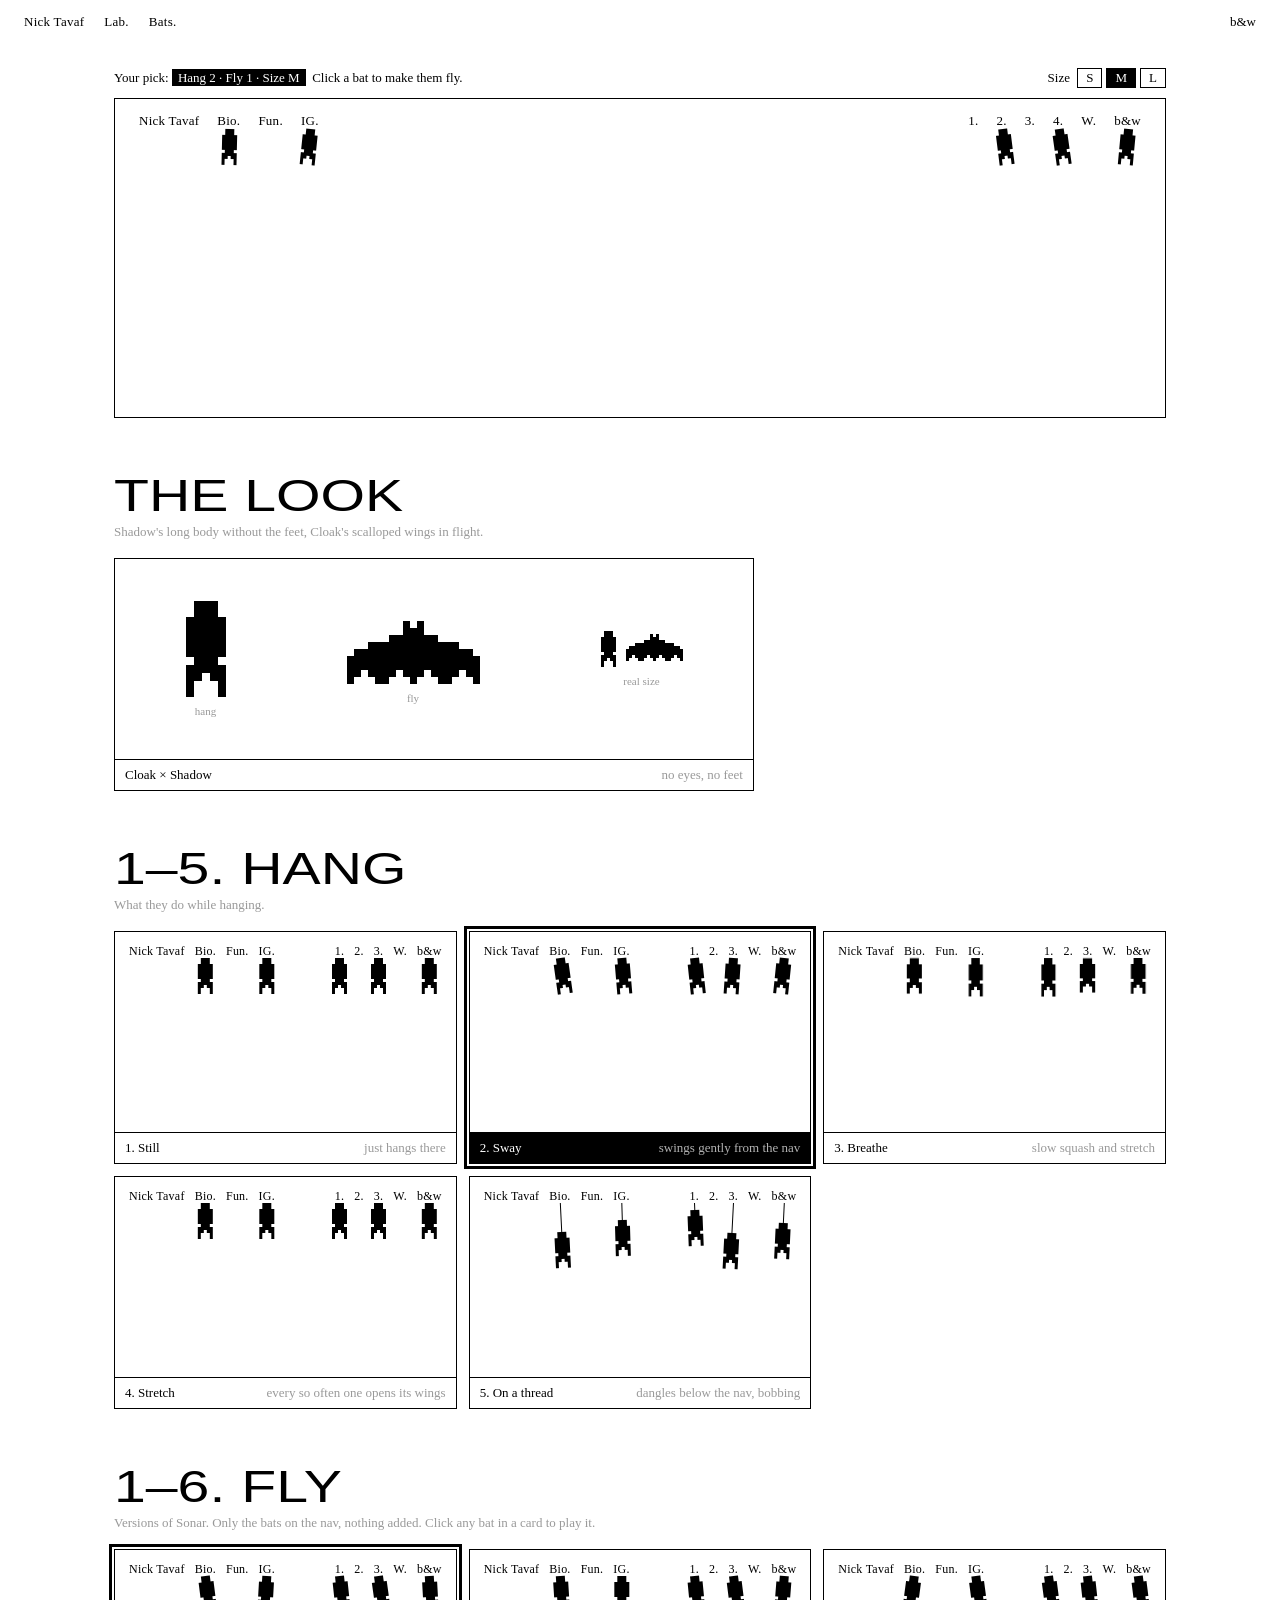
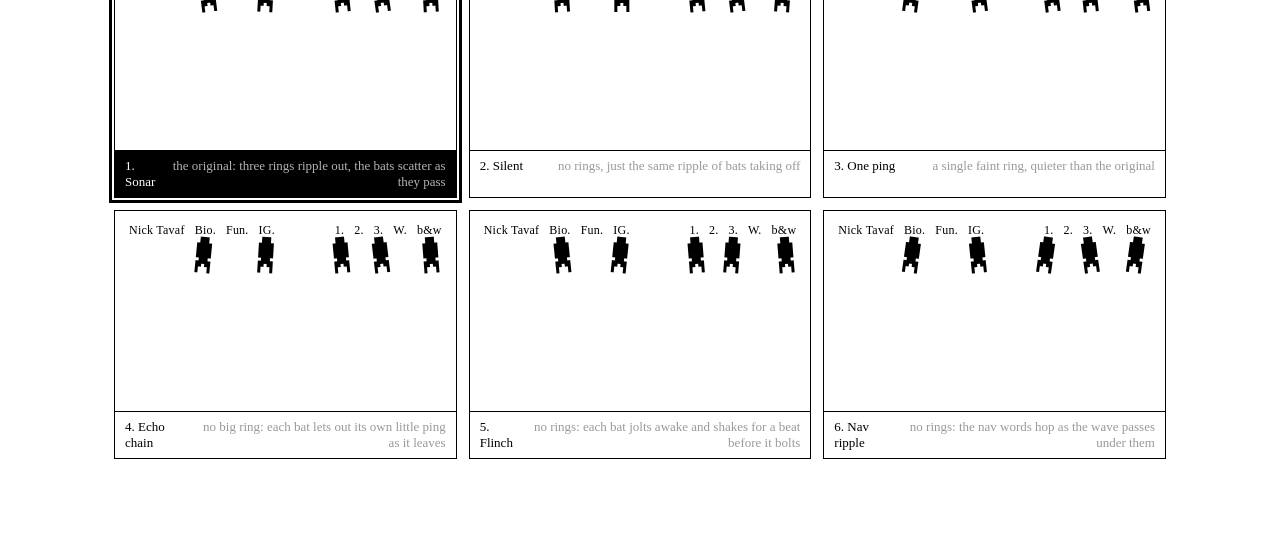
<file: lab/bats.html>
<!DOCTYPE html>
<html lang="en">
<head>
<meta charset="UTF-8">
<meta name="viewport" content="width=device-width, initial-scale=1.0">
<title>Bats</title>
<script src="lab.js"></script>
<link rel="stylesheet" href="lab.css">
<style>
  main { max-width: 1100px; margin: 0 auto; padding: 24px 24px 80px; }
  h2 {
    font-family: Impact, 'Anton', 'Arial Narrow', sans-serif;
    font-weight: normal;
    font-size: 44px;
    line-height: 1;
    margin: 56px 0 6px;
    transform: scaleX(1.3);
    transform-origin: left;
  }
  .sub { font-size: 13px; color: var(--muted); margin-bottom: 18px; }

  /* the live combo at the top */
  .pick {
    display: flex;
    justify-content: space-between;
    align-items: baseline;
    flex-wrap: wrap;
    gap: 12px;
    font-size: 13px;
    margin-bottom: 10px;
  }
  .pick b { font-weight: normal; background: var(--fg); color: var(--bg); padding: 1px 6px; }
  .sizes button {
    font: inherit; font-size: 13px; color: var(--fg); background: none;
    border: 1px solid var(--fg); padding: 1px 8px; cursor: pointer; margin-left: 4px;
  }
  .sizes button.on { background: var(--fg); color: var(--bg); }

  .grid { display: grid; grid-template-columns: repeat(auto-fill, minmax(320px, 1fr)); gap: 12px; }

  .card { border: 1px solid var(--fg); cursor: pointer; position: relative; }
  .card.on { outline: 3px solid var(--fg); outline-offset: 2px; }
  .card .label {
    display: flex; justify-content: space-between; gap: 8px;
    font-size: 13px; padding: 7px 10px; border-top: 1px solid var(--fg);
  }
  .card.on .label { background: var(--fg); color: var(--bg); }
  .card .label span:last-child { color: var(--muted); text-align: right; }
  .card.on .label span:last-child { color: var(--bg); opacity: 0.7; }

  /* a stage is a mini copy of the nav with bats hanging under some of the words */
  .stage { position: relative; height: 200px; overflow: hidden; }
  .stage.big { height: 320px; border: 1px solid var(--fg); }
  .mnav {
    display: flex; justify-content: space-between; align-items: center;
    padding: 12px 14px; font-size: 12px; letter-spacing: 0.02em; white-space: nowrap;
  }
  .stage.big .mnav { padding: 14px 24px; font-size: 13px; }
  .mnav div { display: flex; gap: 10px; }
  .mnav span { display: inline-block; }
  .stage.big .mnav div { gap: 18px; }
  .layer { position: absolute; inset: 0; pointer-events: none; }
  .fx { position: absolute; left: 0; top: 0; pointer-events: none; }

  .bat {
    position: absolute; left: 0; top: 0;
    padding: 6px; margin: -6px;          /* bigger click target without moving the sprite */
    display: flex; flex-direction: column; align-items: center;
    pointer-events: auto; cursor: pointer;
    will-change: transform;
    transition: opacity 0.6s;
  }
  .bat .thread { width: 1px; background: var(--fg); height: 0; }
  .bat canvas { display: block; image-rendering: pixelated; }

  /* the look card: big sprite sheet */
  .look { max-width: 640px; cursor: default; }
  .sheet { height: 200px; display: flex; align-items: center; justify-content: space-around; padding: 10px; }
  .sheet figure { display: flex; flex-direction: column; align-items: center; gap: 8px; font-size: 11px; color: var(--muted); }
  .sheet canvas { image-rendering: pixelated; }
  .sheet .tiny { display: flex; gap: 10px; align-items: flex-start; }

  @media (max-width: 500px) {
    main { padding-left: 16px; padding-right: 16px; }
    .grid { grid-template-columns: 1fr; }
    .stage.big .mnav { padding: 14px 12px; font-size: 12px; }
    .stage.big .mnav div { gap: 9px; }
  }
</style>
</head>
<body>
<nav>
  <div class="nav-left"><a href="../index.html">Nick Tavaf</a><a href="index.html">Lab.</a><a>Bats.</a></div>
  <div class="nav-right"><button onclick="toggleMode()">b&amp;w</button></div>
</nav>

<main>
  <div class="pick">
    <span>Your pick: <b id="pickLabel">Hang 2 · Fly 1</b> &nbsp;Click a bat to make them fly.</span>
    <span class="sizes">Size <button data-px="2">S</button><button data-px="3" class="on">M</button><button data-px="4">L</button></span>
  </div>
  <div class="stage big" id="combo"></div>

  <h2>THE LOOK</h2>
  <p class="sub">Shadow's long body without the feet, Cloak's scalloped wings in flight.</p>
  <div class="card look" id="look"></div>

  <h2>1–5. HANG</h2>
  <p class="sub">What they do while hanging.</p>
  <div class="grid" id="hangs"></div>

  <h2>1–6. FLY</h2>
  <p class="sub">Versions of Sonar. Only the bats on the nav, nothing added. Click any bat in a card to play it.</p>
  <div class="grid" id="flies"></div>
</main>

<script>
// ── SPRITE ──
// '#' is a pixel, '.' is empty. The hanging frame is drawn right side up and flipped at render time,
// so the top of the body ends up against the nav.
const LOOK = {
  hang: [
    '#...#',
    '#...#',
    '##.##',
    '#####',
    '.###.',
    '#####',
    '#####',
    '#####',
    '#####',
    '#####',
    '.###.',
    '.###.'],
  up: [
    '#.................#',
    '##...............##',
    '###.....#.#.....###',
    '####....###....####',
    '#####..#####..#####',
    '###################',
    '###################',
    '.#####.#####.#####.',
    '..###...###...###..',
    '........###........',
    '.........#.........'],
  down: [
    '...................',
    '........#.#........',
    '........###........',
    '......#######......',
    '...#############...',
    '.#################.',
    '###################',
    '###################',
    '##.####.###.####.##',
    '#...##...#...##...#']
};

// ── DRAWING ──
let FG = '#000';
const DPR = Math.min(2, window.devicePixelRatio || 1);
const rand = (a, b) => a + Math.random() * (b - a);

// Draws a frame into a bat's canvas, but only when something actually changed.
function draw(cv, rows, px, flip) {
  const key = rows.join('') + px + flip + FG;
  if (cv._key === key) return;
  cv._key = key;
  const w = rows[0].length, h = rows.length, W = w * px, H = h * px;
  if (cv._w !== W || cv._h !== H) {
    cv.width = W * DPR; cv.height = H * DPR;
    cv.style.width = W + 'px'; cv.style.height = H + 'px';
    cv._w = W; cv._h = H;
  }
  const ctx = cv.getContext('2d');
  ctx.setTransform(DPR, 0, 0, DPR, 0, 0);
  ctx.clearRect(0, 0, W, H);
  ctx.fillStyle = FG;
  for (let r = 0; r < h; r++) {
    const row = rows[flip ? h - 1 - r : r];
    for (let c = 0; c < w; c++) if (row[c] === '#') ctx.fillRect(c * px, r * px, px, px);
  }
}

// ── HANG STYLES ── return a pose for a hanging bat at time t
const HANGS = {
  1: { name: 'Still', note: 'just hangs there', pose: () => ({}) },
  2: { name: 'Sway', note: 'swings gently from the nav',
       pose: (b, t) => ({ rot: Math.sin(t * 1.6 + b.ph) * 8 }) },
  3: { name: 'Breathe', note: 'slow squash and stretch',
       pose: (b, t) => { const s = Math.sin(t * 2.2 + b.ph); return { sy: 1 + s * 0.07, sx: 1 - s * 0.04 }; } },
  4: { name: 'Stretch', note: 'every so often one opens its wings',
       pose: (b, t) => {
         if (t > b.nextStretch + 0.7) b.nextStretch = t + rand(2.5, 6);
         const on = t > b.nextStretch && t < b.nextStretch + 0.7;
         return on ? { frame: 'down', rot: Math.sin(t * 30) * 3 } : {};
       } },
  5: { name: 'On a thread', note: 'dangles below the nav, bobbing',
       pose: (b, t) => ({ thread: b.len + Math.sin(t * 1.3 + b.ph) * 5, rot: Math.sin(t * 0.9 + b.ph) * 3 }) }
};

// ── FLY STYLES ── all variations of Sonar: a wave spreads out from the bat you click,
// and each bat bolts away from it the moment the wave reaches it. Only the bats on the nav, nothing added.
// delay(b, s): when each bat lets go   init(b, s): once on take-off   step(b, dt, lt, s): every frame
// frame(s, lt): once per frame   fx(ctx, s, lt): draw effects   busy(s, lt): keep going while an effect plays
const WAVE = 380;                                    // how fast the wave spreads, px per second
const reach = (s, x, y) => Math.hypot(x - s.cx, y - s.cy) / WAVE;

// bolt away from where the wave came from, dropping off the nav first
function bolt(b, s) {
  let dx = b.x - s.cx, dy = Math.max(b.y - s.cy, 30) + rand(10, 40);
  const d = Math.hypot(dx, dy) || 1, v = rand(240, 330);
  b.vx = dx / d * v + rand(-40, 40); b.vy = dy / d * v + rand(-40, 40);
}
function flee(b, dt, lt) {
  b.vx *= 1 + dt * 0.7; b.vy *= 1 + dt * 0.7;
  b.x += (b.vx + Math.cos(lt * 12 + b.ph) * 50) * dt;
  b.y += (b.vy + Math.sin(lt * 15 + b.ph) * 40) * dt;
}
// a dotted pixel circle
function ring(ctx, x, y, r, alpha) {
  if (r <= 0 || alpha <= 0) return;
  ctx.globalAlpha = alpha;
  const n = Math.max(12, Math.floor(2 * Math.PI * r / 7));
  for (let j = 0; j < n; j++) {
    const a = j / n * Math.PI * 2;
    ctx.fillRect(Math.round(x + Math.cos(a) * r), Math.round(y + Math.sin(a) * r), 2, 2);
  }
}
const waveDone = (s, lt) => lt < Math.hypot(s.W, s.H) / WAVE + 0.4;

const FLIES = {
  1: { name: 'Sonar', note: 'the original: three rings ripple out, the bats scatter as they pass',
       flap: 15,
       delay: (b, s) => reach(s, b.hx, b.hy),
       init: bolt, step: flee,
       fx(ctx, s, lt) {
         const far = Math.hypot(s.W, s.H);
         for (let k = 0; k < 3; k++) {
           const r = (lt - k * 0.16) * WAVE;
           ring(ctx, s.cx, s.cy, r, Math.max(0, 1 - r / far) * (k === 0 ? 1 : 0.45));
         }
       },
       busy: waveDone },

  2: { name: 'Silent', note: 'no rings, just the same ripple of bats taking off',
       flap: 15,
       delay: (b, s) => reach(s, b.hx, b.hy),
       init: bolt, step: flee },

  3: { name: 'One ping', note: 'a single faint ring, quieter than the original',
       flap: 15,
       delay: (b, s) => reach(s, b.hx, b.hy),
       init: bolt, step: flee,
       fx(ctx, s, lt) { const r = lt * WAVE; ring(ctx, s.cx, s.cy, r, Math.max(0, 0.55 - r / Math.hypot(s.W, s.H))); },
       busy: waveDone },

  4: { name: 'Echo chain', note: 'no big ring: each bat lets out its own little ping as it leaves',
       flap: 15,
       delay: (b, s) => reach(s, b.hx, b.hy) * 1.4,
       init(b, s) { bolt(b, s); b.px0 = b.x; b.py0 = b.y; b.pt = s.lt; },
       step: flee,
       fx(ctx, s, lt) {
         for (const b of s.bats) {
           if (b.pt === undefined || b.pt === null) continue;
           const age = lt - b.pt, r = age * 260;
           ring(ctx, b.px0, b.py0, r, Math.max(0, 1 - r / 140));
         }
       },
       busy: (s, lt) => s.bats.some(b => b.pt == null || lt - b.pt < 0.6) },

  5: { name: 'Flinch', note: 'no rings: each bat jolts awake and shakes for a beat before it bolts',
       flap: 15,
       delay: (b, s) => reach(s, b.hx, b.hy) * 1.2,
       init(b, s) { b.x0 = b.x; b.y0 = b.y; b.falling = true; },
       step(b, dt, lt, s) {
         if (lt < 0.28) {                                   // still gripping the nav, shaking
           b.x = b.x0 + Math.round(rand(-2, 2));
           b.y = b.y0 + Math.round(rand(-1, 1));
           return;
         }
         if (b.falling) { b.falling = false; b.x = b.x0; b.y = b.y0; bolt(b, s); }
         flee(b, dt, lt);
       } },

  6: { name: 'Nav ripple', note: 'no rings: the nav words hop as the wave passes under them',
       flap: 15,
       delay: (b, s) => reach(s, b.hx, b.hy),
       init: bolt, step: flee,
       frame(s, lt) {
         for (const w of s.words) {
           const k = (lt - reach(s, w.x, s.cy)) / 0.32;      // 0..1 while the wave is passing this word
           w.el.style.transform = k > 0 && k < 1 ? `translateY(${-Math.sin(k * Math.PI) * 5}px)` : '';
         }
       },
       busy: (s, lt) => s.words.some(w => lt < reach(s, w.x, s.cy) + 0.32) }
};

// ── STAGE: a mini nav with bats ──
const NAV_HTML = big => big
  ? `<div class="mnav"><div><span>Nick Tavaf</span><span data-bat>Bio.</span><span>Fun.</span><span data-bat>IG.</span></div>
     <div><span>1.</span><span data-bat>2.</span><span>3.</span><span data-bat>4.</span><span>W.</span><span data-bat>b&amp;w</span></div></div>`
  : `<div class="mnav"><div><span>Nick Tavaf</span><span data-bat>Bio.</span><span>Fun.</span><span data-bat>IG.</span></div>
     <div><span data-bat>1.</span><span>2.</span><span data-bat>3.</span><span>W.</span><span data-bat>b&amp;w</span></div></div>`;

const sel = { hang: '2', fly: '1', px: 3 };
const stages = [];

class Stage {
  constructor(root, get) {
    this.root = root;
    this.get = get;                    // () => ({ hang, fly })
    root.innerHTML = NAV_HTML(root.classList.contains('big')) + '<div class="layer"><canvas class="fx"></canvas></div>';
    this.layer = root.querySelector('.layer');
    this.fx = root.querySelector('.fx');
    this.items = [...root.querySelectorAll('[data-bat]')];
    this.state = 'hang';
    this.bats = this.items.map((_, i) => {
      const el = document.createElement('div');
      el.className = 'bat';
      el.innerHTML = '<div class="thread"></div><canvas></canvas>';
      el.addEventListener('click', e => { e.stopPropagation(); this.onBatClick?.(); this.launch(i); });
      this.layer.appendChild(el);
      return { i, el, thread: el.firstChild, cv: el.lastChild, ph: rand(0, 6.28),
               nextStretch: rand(1, 5), len: rand(10, 34) };
    });
    root.addEventListener('pointermove', e => {
      const r = root.getBoundingClientRect();
      this.mouse = { x: e.clientX - r.left, y: e.clientY - r.top };
    });
    root.addEventListener('pointerleave', () => { this.mouse = null; });
    this.measure();
    stages.push(this);
  }

  measure() {
    const r = this.root.getBoundingClientRect();
    this.W = r.width; this.H = r.height;
    this.fx.width = this.W * DPR; this.fx.height = this.H * DPR;
    this.fx.style.width = this.W + 'px'; this.fx.style.height = this.H + 'px';
    this.items.forEach((it, i) => {
      const q = it.getBoundingClientRect();
      this.bats[i].hx = q.left + q.width / 2 - r.left;
      this.bats[i].hy = q.bottom - r.top - 1;
    });
    // every nav word, for flights that move the text
    this.words = [...this.root.querySelectorAll('.mnav span')].map(el => {
      const q = el.getBoundingClientRect();
      return { el, x: q.left + q.width / 2 - r.left };
    });
  }

  launch(i) {
    if (this.state !== 'hang') return;
    const F = FLIES[this.get().fly];
    this.state = 'fly';
    this.F = F;
    this.t0 = performance.now() / 1000;
    this.lt = 0;
    this.clicked = i;
    const c = this.bats[i];
    this.cx = c.hx; this.cy = c.hy + (c.th || 0) + (c.cv._h || 30) / 2;
    this.bats.forEach(b => {
      Object.assign(b, { flying: false, done: false, falling: false, pt: null });
    });
    this.bats.forEach(b => { b.delay = F.delay ? F.delay(b, this) : 0; });
  }

  hangPose(b, t, H, px) {
    const p = H.pose(b, t);
    draw(b.cv, p.frame === 'down' ? LOOK.down : LOOK.hang, px, true);
    const th = p.thread || 0;
    b.thread.style.height = th + 'px';
    b.th = th;
    b.el.style.transformOrigin = '50% 6px';
    b.el.style.transform =
      `translate(${b.hx - b.cv._w / 2}px, ${b.hy}px) rotate(${p.rot || 0}deg) scale(${p.sx || 1}, ${p.sy || 1})`;
  }

  update(t, dt) {
    const H = HANGS[this.get().hang], px = sel.px;
    const F = this.F;

    if (this.state === 'gone' && t > this.backAt) {
      this.state = 'hang';
      this.bats.forEach(b => {
        b.done = false; b.flying = false;
        b.el.style.transition = 'none'; b.el.style.opacity = 0;
        requestAnimationFrame(() => { b.el.style.transition = ''; b.el.style.opacity = 1; });
      });
    }

    if (this.state === 'fly') {
      this.lt = t - this.t0;
      F.frame?.(this, this.lt);
    }

    let allDone = true;
    for (const b of this.bats) {
      const waiting = this.state === 'fly' && !b.flying && this.lt < b.delay;
      if (this.state !== 'fly' || waiting) {
        if (waiting) allDone = false;
        this.hangPose(b, t, H, px);
        continue;
      }
      if (b.done) continue;
      if (!b.flying) {
        // let go: start from where the body was hanging
        b.flying = true;
        b.lt = 0;
        b.x = b.hx;
        b.y = b.hy + (b.th || 0) + b.cv._h / 2;
        b.thread.style.height = '0px';
        F.init(b, this);
      }
      if (this.fly(b, px, dt)) allDone = false;
    }

    const ctx = this.fx.getContext('2d');
    if (this.state === 'fly') {
      if (F.busy?.(this, this.lt)) allDone = false;
      ctx.setTransform(DPR, 0, 0, DPR, 0, 0);
      ctx.clearRect(0, 0, this.W, this.H);
      if (F.fx) { ctx.fillStyle = FG; F.fx(ctx, this, this.lt); ctx.globalAlpha = 1; }
    }

    if (this.state === 'fly' && allDone) {
      this.state = 'gone';
      this.backAt = t + 0.9;
      ctx.clearRect(0, 0, this.W, this.H);
    }
  }

  // Moves one flying bat a frame. Returns false once it has left the stage.
  fly(b, px, dt) {
    const F = this.F;
    b.lt += dt;
    const x0 = b.x;
    F.step(b, dt, b.lt, this);
    const vx = b.falling ? 0 : (b.x - x0) / Math.max(dt, 0.001);
    if (b.fph === undefined) { b.fph = rand(0, 1); b.rate = rand(0.85, 1.2); }
    const flap = Math.floor((b.lt + b.fph) * (F.flap || 9) * b.rate * 2) % 2;
    draw(b.cv, b.falling ? LOOK.hang : (flap ? LOOK.down : LOOK.up), px, b.falling);
    b.el.style.transformOrigin = '50% 50%';
    b.el.style.transform =
      `translate(${b.x - b.cv._w / 2}px, ${b.y - b.cv._h / 2}px) ` +
      `rotate(${Math.max(-25, Math.min(25, vx * 0.06))}deg)`;

    const m = 60;
    if (b.x < -m || b.x > this.W + m || b.y < -m || b.y > this.H + m) {
      b.done = true;
      b.el.style.transition = 'none';
      b.el.style.opacity = 0;
      return false;
    }
    return true;
  }
}

// ── BUILD THE PAGE ──
function card(parent, title, note, onPick) {
  const el = document.createElement('div');
  el.className = 'card';
  el.innerHTML = `<div class="body"></div><div class="label"><span>${title}</span><span>${note}</span></div>`;
  el.addEventListener('click', onPick);
  parent.appendChild(el);
  return el;
}

const lookEl = document.getElementById('look');
lookEl.innerHTML = `<div class="sheet">
    <figure><canvas></canvas>hang</figure>
    <figure><canvas></canvas>fly</figure>
    <figure><div class="tiny"><canvas></canvas><canvas></canvas></div>real size</figure>
  </div><div class="label"><span>Cloak × Shadow</span><span>no eyes, no feet</span></div>`;
const sheet = lookEl.querySelectorAll('canvas');

const hangCards = {}, flyCards = {};

for (const [id, H] of Object.entries(HANGS)) {
  const c = card(document.getElementById('hangs'), `${id}. ${H.name}`, H.note, () => pick('hang', id));
  const st = document.createElement('div'); st.className = 'stage';
  c.querySelector('.body').appendChild(st);
  const s = new Stage(st, () => ({ hang: id, fly: sel.fly }));
  s.onBatClick = () => pick('hang', id);
  hangCards[id] = c;
}

for (const [id, F] of Object.entries(FLIES)) {
  const c = card(document.getElementById('flies'), `${id}. ${F.name}`, F.note, () => pick('fly', id));
  const st = document.createElement('div'); st.className = 'stage';
  c.querySelector('.body').appendChild(st);
  const s = new Stage(st, () => ({ hang: sel.hang, fly: id }));
  s.onBatClick = () => pick('fly', id);
  flyCards[id] = c;
}

new Stage(document.getElementById('combo'), () => sel);

function pick(kind, id) {
  sel[kind] = id;
  render();
  try { history.replaceState(null, '', `#${sel.hang}${sel.fly}${sel.px}`); } catch (e) {}
}

function render() {
  for (const [id, c] of Object.entries(hangCards)) c.classList.toggle('on', id === sel.hang);
  for (const [id, c] of Object.entries(flyCards)) c.classList.toggle('on', id === sel.fly);
  document.querySelectorAll('.sizes button').forEach(b => b.classList.toggle('on', +b.dataset.px === sel.px));
  const size = { 2: 'S', 3: 'M', 4: 'L' }[sel.px];
  document.getElementById('pickLabel').textContent = `Hang ${sel.hang} · Fly ${sel.fly} · Size ${size}`;
}

document.querySelectorAll('.sizes button').forEach(b =>
  b.addEventListener('click', () => pick('px', +b.dataset.px)));

// restore a pick from the URL, e.g. bats.html#243
const m = location.hash.match(/^#([1-5])([1-6])([2-4])?$/);
if (m) { sel.hang = m[1]; sel.fly = m[2]; if (m[3]) sel.px = +m[3]; }
render();

// ── LOOP ──
let last = performance.now();
function loop(now) {
  const dt = Math.min(0.05, (now - last) / 1000);
  last = now;
  const t = now / 1000;
  FG = cssVar('--fg') || '#000';
  for (const s of stages) s.update(t, dt);
  const wing = Math.floor(t * 6) % 2 ? LOOK.down : LOOK.up;
  draw(sheet[0], LOOK.hang, 8, true);
  draw(sheet[1], wing, 7, false);
  draw(sheet[2], LOOK.hang, sel.px, true);
  draw(sheet[3], wing, sel.px, false);
  requestAnimationFrame(loop);
}
requestAnimationFrame(loop);

const remeasure = () => stages.forEach(s => s.measure());
window.addEventListener('resize', remeasure);
window.addEventListener('load', remeasure);
document.fonts?.ready.then(remeasure);
</script>
</body>
</html>
</file>
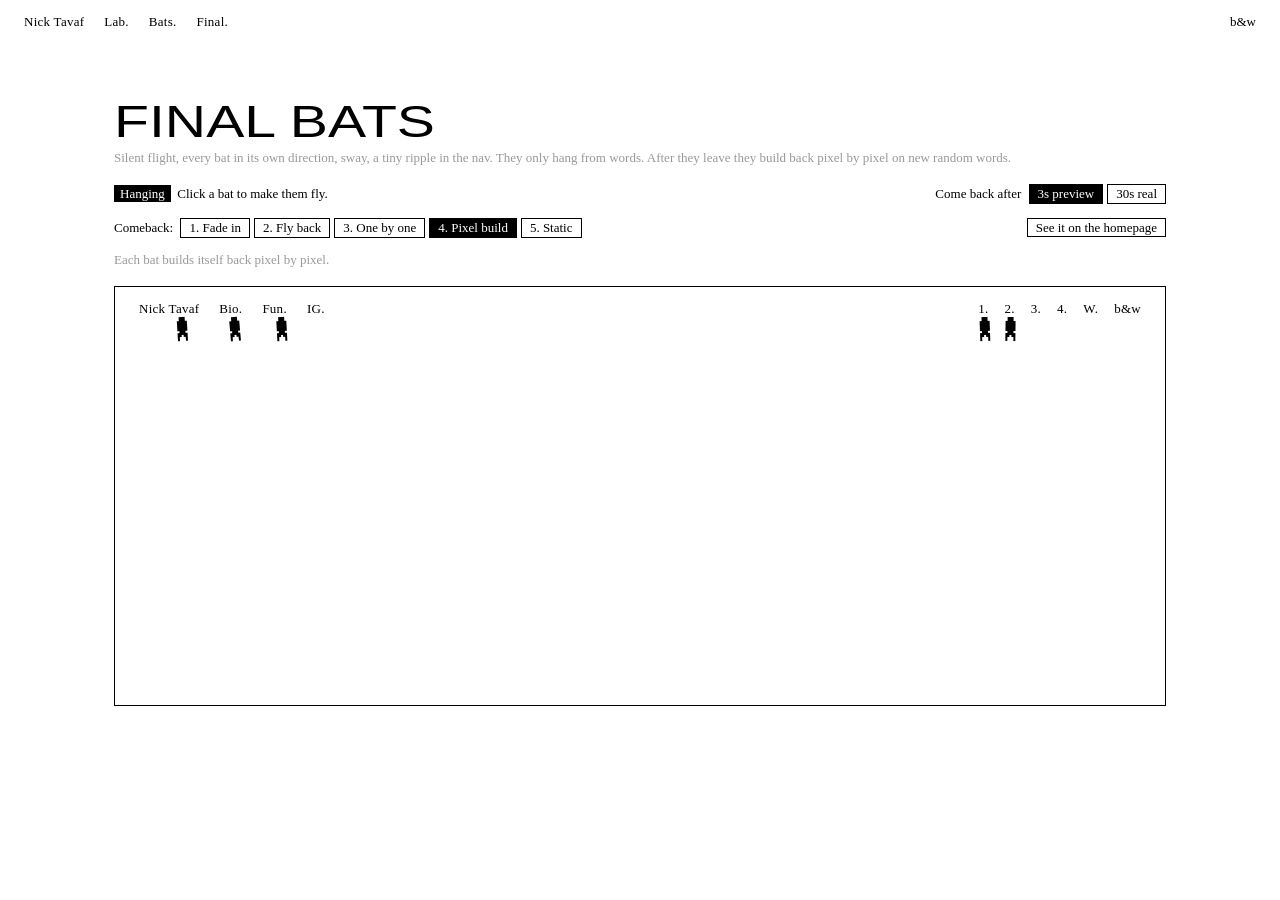
<file: lab/final.html>
<!DOCTYPE html>
<html lang="en">
<head>
<meta charset="UTF-8">
<meta name="viewport" content="width=device-width, initial-scale=1.0">
<title>Final Bats</title>
<script src="lab.js"></script>
<link rel="stylesheet" href="lab.css">
<style>
  main { max-width: 1100px; margin: 0 auto; padding: 24px 24px 80px; }
  h2 {
    font-family: Impact, 'Anton', 'Arial Narrow', sans-serif;
    font-weight: normal;
    font-size: 44px;
    line-height: 1;
    margin: 32px 0 6px;
    transform: scaleX(1.3);
    transform-origin: left;
  }
  .sub { font-size: 13px; color: var(--muted); margin-bottom: 18px; }
  .pick {
    display: flex; justify-content: space-between; align-items: baseline;
    flex-wrap: wrap; gap: 12px; font-size: 13px; margin-bottom: 10px;
  }
  .pick b { font-weight: normal; background: var(--fg); color: var(--bg); padding: 1px 6px; }
  .pick button, .pick a {
    font: inherit; font-size: 13px; color: var(--fg); background: none; text-decoration: none;
    border: 1px solid var(--fg); padding: 1px 8px; cursor: pointer; margin-left: 4px;
  }
  .pick button:hover, .pick a:hover, .pick button.on { background: var(--fg); color: var(--bg); }
  .pick button { margin-bottom: 4px; }

  /* the preview: a copy of the site nav in a box, with the real bats.js running inside it */
  .stage { position: relative; height: 420px; overflow: hidden; border: 1px solid var(--fg); }
  .stage nav { position: static; padding: 14px 24px; }
  .stage .nav-left { gap: 20px; }
  .stage .nav-right { gap: 16px; }
  .stage nav a, .stage nav button { font-size: 13px; letter-spacing: 0.02em; }

  @media (max-width: 500px) {
    main { padding-left: 16px; padding-right: 16px; }
    .stage nav { padding: 14px 16px; }
    .stage .nav-left { gap: 12px; }
    .stage .nav-right { gap: 10px; }
  }
</style>
</head>
<body>
<nav>
  <div class="nav-left"><a href="../index.html">Nick Tavaf</a><a href="index.html">Lab.</a><a href="bats.html">Bats.</a><a>Final.</a></div>
  <div class="nav-right"><button onclick="toggleMode()">b&amp;w</button></div>
</nav>

<main>
  <h2>FINAL BATS</h2>
  <p class="sub">Silent flight, every bat in its own direction, sway, a tiny ripple in the nav. They only hang from words. After they leave they build back pixel by pixel on new random words.</p>

  <div class="pick">
    <span><b id="status">Hanging</b> &nbsp;Click a bat to make them fly.</span>
    <span>Come back after <button data-after="3" class="on">3s preview</button><button data-after="30">30s real</button></span>
  </div>
  <div class="pick">
    <span>Comeback:
      <button data-back="fade">1. Fade in</button><button data-back="fly">2. Fly back</button><button data-back="onebyone">3. One by one</button><button data-back="pixels">4. Pixel build</button><button data-back="static">5. Static</button>
    </span>
    <span><a href="home.html">See it on the homepage</a></span>
  </div>
  <p class="sub" id="backNote"></p>

  <div class="stage" data-bats-stage>
    <nav>
      <div class="nav-left">
        <a>Nick Tavaf</a>
        <a>Bio.</a>
        <a>Fun.</a>
        <a>IG.</a>
      </div>
      <div class="nav-right">
        <a>1.</a>
        <a>2.</a>
        <a>3.</a>
        <a>4.</a>
        <a>W.</a>
        <button>b&amp;w</button>
      </div>
    </nav>
  </div>
</main>

<script>
  // the comeback styles, and a short wait so you don't have to sit through 30 seconds every time
  const NOTES = {
    fade: 'They fade in where they hang.',
    fly: 'They fly in from the edges on curved paths and land on the nav.',
    onebyone: 'Same as Fly back, but one bat at a time.',
    pixels: 'Each bat builds itself back pixel by pixel.',
    static: 'Each bat flickers in out of pixel noise, like a bad signal.'
  };
  window.BATS_CONFIG = { returnAfter: 3, comeback: 'pixels' };
  function choose(attr, key, value) {
    document.querySelectorAll(`[${attr}]`).forEach(b => b.classList.toggle('on', b.getAttribute(attr) === String(value)));
    window.BATS_CONFIG[key] = value;
    document.getElementById('backNote').textContent = NOTES[window.BATS_CONFIG.comeback];
  }
  document.querySelectorAll('[data-back]').forEach(b => b.addEventListener('click', () => choose('data-back', 'comeback', b.dataset.back)));
  document.querySelectorAll('[data-after]').forEach(b => b.addEventListener('click', () => choose('data-after', 'returnAfter', +b.dataset.after)));
  choose('data-back', 'comeback', 'pixels');

  // show what the bats are doing
  let timer;
  window.addEventListener('bats', e => {
    const el = document.getElementById('status');
    clearInterval(timer);
    const { state, backAt } = e.detail;
    if (state === 'away') {
      const tick = () => { el.textContent = `Back in ${Math.max(0, (backAt - Date.now()) / 1000).toFixed(1)}s`; };
      tick(); timer = setInterval(tick, 100);
    } else el.textContent = { hang: 'Hanging', fly: 'Flying away', return: 'Coming back' }[state];
  });
</script>
<script src="../bats.js"></script>
</body>
</html>
</file>
<file: css/project.css>
/* project.css: shared by every project page and the bio page.
   Page-specific bits live in lamp.css, lock.css, glimpo.css, bio.css. */

/* Layout: one centered column, stacked top to bottom. Section headings sit at the left edge; their text is indented like a tab. */
:root {
  --bg: #ffffff;
  --fg: #000000;
  --muted: #777777;
  --panel: #f2f2f2;
  --display: Impact, 'Anton', 'Arial Narrow', sans-serif;
  --body: 'Times New Roman', Times, serif;
  --mono: ui-monospace, 'SF Mono', Menlo, Consolas, monospace;
}
@media (prefers-color-scheme: dark) {
  :root:not([data-theme="light"]) { --bg:#000; --fg:#fff; --muted:#888; --panel:#111; color-scheme: dark; }
}
:root[data-theme="dark"] { --bg:#000; --fg:#fff; --muted:#888; --panel:#111; color-scheme: dark; }

*, *::before, *::after { box-sizing: border-box; margin: 0; padding: 0; }
html, body { background: var(--bg); color: var(--fg); }
body {
  font-family: var(--body); font-size: 16px; line-height: 1.6;
  padding-left: max(24px, env(safe-area-inset-left, 0px));
  padding-right: max(24px, env(safe-area-inset-right, 0px));
  transition: background .3s, color .3s;
}
a { color: inherit; }
img { display: block; max-width: 100%; height: auto; }
[hidden] { display: none !important; }
:focus-visible { outline: 1px solid var(--fg); outline-offset: 3px; }

/* NAV — matches index.html */
nav { display: flex; justify-content: space-between; align-items: center; padding-block: 14px; font-size: 13px; letter-spacing: .02em; }
nav .group { display: flex; gap: 20px; align-items: center; }
nav a, nav button { font: inherit; color: var(--fg); text-decoration: none; background: none; border: 0; cursor: pointer; }
nav a:hover, nav button:hover { text-decoration: underline; }
/* the top nav stays put while you scroll; it spans the full width so text slides under it cleanly */
body > nav { position: sticky; top: 0; z-index: 5; background: var(--bg); transition: background .3s;
  margin-inline: calc(-1 * max(24px, env(safe-area-inset-left, 0px))); padding-inline: max(24px, env(safe-area-inset-left, 0px)); }

main { max-width: 1120px; margin: 0 auto; padding-block: 56px 80px; }

/* HEADER */
.title { font-family: var(--display); font-weight: normal; font-size: 104px; line-height: 1; }
.sub { font-size: 14px; color: var(--muted); margin-top: 8px; }
.hero { margin-top: 32px; display: flex; justify-content: center; background: var(--panel); }
.hero img { width: auto; max-height: 520px; }
.hero video { width: auto; max-width: 100%; max-height: 420px; display: block; }

/* SECTIONS */
/* section text is indented; the heading pulls back out to the left edge */
section { margin-top: 56px; padding-left: var(--indent); }
:root { --indent: 40px; }
h2 { font-family: var(--display); font-weight: normal; font-size: 28px; line-height: 1.1; margin: 0 0 12px calc(-1 * var(--indent)); }
section p + p { margin-top: 14px; }
.pics { display: grid; grid-template-columns: repeat(2, minmax(0, 1fr)); gap: 12px; margin-top: 20px; }
.pics.one { grid-template-columns: minmax(0, 1fr); max-width: 820px; }
figure { margin: 0; }
figure button { display: block; width: 100%; border: 0; padding: 0; background: none; cursor: zoom-in; }
figure button img { width: auto; max-width: 100%; max-height: 420px; margin: 0 auto; transition: opacity .2s; }
figure button:hover img { opacity: .85; }
figcaption { font-size: 13px; color: var(--muted); margin-top: 6px; }
.pics figure { width: fit-content; max-width: 100%; justify-self: center; }

.code { background: var(--panel); max-height: 360px; overflow: auto; margin-top: 16px; }
.code pre { padding: 16px 20px; font-family: var(--mono); font-size: 12px; line-height: 1.6; }

h3 { font-family: var(--display); font-weight: normal; font-size: 20px; margin-top: 40px; }
.tech { list-style: disc; padding-left: 20px; margin-top: 8px; }

/* PREV / NEXT */
.pager { display: flex; justify-content: space-between; gap: 16px; margin-top: 64px; padding-top: 16px; border-top: 1px solid var(--fg); font-size: 14px; }
.pager a { text-decoration: none; }
.pager a:hover { text-decoration: underline; }

footer { display: flex; justify-content: space-between; font-size: 13px; padding-block: 14px; }

/* LIGHTBOX */
.lb { position: fixed; inset: 0; background: rgba(0,0,0,.92); display: flex; align-items: center; justify-content: center; padding: 24px; z-index: 10; cursor: zoom-out; }
.lb img { max-height: 100%; width: auto; }

@media (max-width: 600px) {
  main { padding-block: 40px 64px; }
  .title { font-size: 64px; }
  :root { --indent: 20px; }
  .pics { grid-template-columns: minmax(0, 1fr); }
}
@media (prefers-reduced-motion: reduce) { * { transition: none !important; } }

/* phones: each link stays on one line; if both don't fit side by side, Next drops to its own line on the right */
@media (max-width: 600px) {
  .pager { flex-wrap: wrap; row-gap: 10px; font-size: 14px; }
  .pager a { white-space: nowrap; }
  .pager a:last-child { margin-left: auto; }
}
</file>
<file: css/bio.css>
/* bio.css: styles only for the bio page */

/* Selected Work list */
.work { list-style: none; display: grid; gap: 10px; }
.work a { display: flex; justify-content: space-between; gap: 16px; border-bottom: 1px solid var(--fg); padding-bottom: 8px; text-decoration: none; }
.work a:hover span:first-child { text-decoration: underline; }
.work .what { color: var(--muted); font-size: 14px; text-align: right; }

/* Contact list */
.contact { display: grid; grid-template-columns: max-content minmax(0, 1fr); gap: 6px 24px; }
.contact dt { color: var(--muted); }
.contact dd { overflow-wrap: anywhere; }

/* About: photo beside the text */
.about { display: grid; grid-template-columns: 380px minmax(0, 1fr); gap: 32px; align-items: center; }
.me { width: 100%; height: auto; }   /* full photo, no crop, in color */
.about-text { font-size: 18px; line-height: 1.6; }
.about-text p + p { margin-top: 16px; }
@media (max-width: 800px) {
  .about { grid-template-columns: minmax(0, 1fr); gap: 20px; }
  .me { max-width: 420px; }
  .about-text { font-size: 16px; }
}
</file>
<file: css/glimpo.css>
/* glimpo.css: styles only for the Glimpo page */

/* three photos per row in Design and Build */
.pics { grid-template-columns: repeat(auto-fit, minmax(220px, 1fr)); }
figure button img { max-height: 340px; }
</file>
<file: css/lamp.css>
/* lamp.css: styles only for the Lamp page */
/* Nothing extra yet. Add Lamp-only tweaks here. */
</file>
<file: lab/lab.css>
/* lab.css: shared look for the lab experiments. Same type and b&w as the main site. */
*, *::before, *::after { box-sizing: border-box; margin: 0; padding: 0; }

:root { --bg: #fff; --fg: #000; --muted: #999; }
html.dark { --bg: #000; --fg: #fff; --muted: #555; }

html, body {
  background: var(--bg);
  color: var(--fg);
  font-family: 'Times New Roman', Times, serif;
  min-height: 100vh;
  transition: background 0.3s, color 0.3s;
}

nav {
  display: flex;
  justify-content: space-between;
  align-items: center;
  padding: 14px 24px;
  font-size: 13px;
  letter-spacing: 0.02em;
  position: sticky;
  top: 0;
  z-index: 5;
  background: var(--bg);
}
nav a, nav button {
  color: var(--fg);
  text-decoration: none;
  font: inherit;
  background: none;
  border: none;
  cursor: pointer;
}
nav a:hover, nav button:hover { text-decoration: underline; }
.nav-left, .nav-right { display: flex; gap: 20px; align-items: center; }

.note {
  position: fixed;
  bottom: 14px; left: 24px; right: 24px;
  font-size: 13px;
  color: var(--muted);
  display: flex;
  justify-content: space-between;
  pointer-events: none;
}

.impact { font-family: Impact, 'Anton', 'Arial Narrow', sans-serif; font-weight: normal; }

@media (max-width: 500px) {
  nav { padding: 14px 16px; }
  .nav-left, .nav-right { gap: 12px; }
  .note { left: 16px; right: 16px; }
}
</file>
<file: css/lock.css>
/* lock.css: only what's special about the Lock page.
   The nav, b&w colors, bottom links, footer and lightbox come from project.css, shared with every page.
   Layout: the word LOCK splits open like a bolt to reveal the video; oversized type and full-bleed bands. */
:root {
  /* follow project.css colors, so b&w switches this page too */
  --paper: var(--bg); --ink: var(--fg); --rule: var(--fg); --red: #d0251c;
  --mono: 'IBM Plex Mono', ui-monospace, Menlo, monospace;
}
:root[data-theme="dark"] .band.dark .tag { color: #666666; }

/* this page runs edge to edge, so undo the shared side padding and centered column */
body.lock { padding-left: 0; padding-right: 0; font-size: 18px; line-height: 1.55; }
body.lock > nav { margin-inline: 0; }
body.lock > footer { padding-inline: max(24px, env(safe-area-inset-left, 0px)); }
body.lock main { max-width: none; padding: 0; overflow-x: clip; position: relative; }
:where(body.lock) section { margin-top: 0; padding-left: 0; }
:where(body.lock) section p + p { margin-top: 0; }
video { display: block; max-width: 100%; }
.mtitle { display: none; }
.wrap { max-width: 1160px; margin: 0 auto; padding-left: max(20px, env(safe-area-inset-left, 0px)); padding-right: max(20px, env(safe-area-inset-right, 0px)); }

/* opening: LO | CK split */
.open { position: relative; overflow: hidden; background: var(--paper); display: flex; justify-content: center; }
.open video { width: 56%; height: auto; aspect-ratio: 1280 / 814; object-fit: contain; background: #000; }
.half { position: absolute; top: 0; bottom: 0; width: 50%; background: var(--paper); display: flex; align-items: center; transition: transform 1.1s cubic-bezier(.75, 0, .2, 1), background .3s; }
.half span { font-family: var(--display); font-size: min(17vw, 250px); line-height: .8; letter-spacing: -.01em; padding-inline: 2vw; }
.half.l { left: 0; justify-content: flex-end; }
.half.r { right: 0; justify-content: flex-start; }
.open.apart .half.l { transform: translateX(-56%); }
.open.apart .half.r { transform: translateX(56%); }

.intro { padding-block: 56px 48px; display: grid; grid-template-columns: minmax(0, 1.5fr) minmax(0, 1fr); gap: 48px; align-items: start; }
.lede { font-size: clamp(20px, 2vw, 25px); line-height: 1.3; }
.meta { font-size: 15px; display: grid; gap: 0; border-top: 3px solid var(--rule); }
.meta div { padding: 10px 0; border-bottom: 1px solid var(--rule); }
.meta dt, .tag { font-family: var(--mono); font-size: 12px; letter-spacing: .12em; text-transform: uppercase; color: var(--muted); }

.band { padding-block: 72px; }
.band.dark { background: var(--ink); color: var(--paper); }
.band.dark .tag { color: #9a9a9a; }
.band.red { background: var(--red); color: #fff; }
.band.red .tag { color: rgba(255,255,255,.75); }
.split { display: grid; grid-template-columns: 200px minmax(0, 1fr); gap: 40px; }
.big { font-size: clamp(20px, 2vw, 26px); line-height: 1.3; margin-bottom: 18px; max-width: 30ch; }
.split p:not(.big):not(.tag) { max-width: 62ch; }

.pull { padding-block: 88px 64px; }
.huge { font-family: var(--display); font-size: clamp(42px, 6.5vw, 96px); line-height: .9; max-width: 11ch; }
.after { max-width: 62ch; margin-top: 28px; margin-left: auto; }

/* the two photos: a smaller centered pair with the captions underneath */
.duo { display: grid; grid-template-columns: repeat(2, minmax(0, 1fr)); gap: 24px; max-width: 820px; margin: 0 auto; padding-inline: max(20px, env(safe-area-inset-left, 0px)); }
.duo img { width: 100%; aspect-ratio: 3 / 4; object-fit: cover; }
.duo figcaption { font-size: 14px; margin-top: 8px; }

.build { padding-block: 72px; }
.build ol { list-style: none; counter-reset: b; display: grid; grid-template-columns: repeat(4, minmax(0, 1fr)); gap: 28px; margin-top: 18px; }
.build li { counter-increment: b; border-top: 3px solid var(--rule); padding-top: 12px; }
.build li::before { content: counter(b, decimal-leading-zero); font-family: var(--mono); font-size: 12px; color: var(--red); }
.build h3 { font-family: var(--display); font-weight: normal; font-size: 30px; line-height: 1; margin: 6px 0 10px; }
.build p { font-size: 16px; }

.verbs { display: grid; grid-template-columns: repeat(3, minmax(0, 1fr)); gap: 32px; margin-top: 18px; }
.verb { font-family: var(--display); font-size: clamp(44px, 5vw, 72px); line-height: .85; margin-bottom: 12px; }
.verbs p:not(.verb) { font-size: 17px; max-width: 30ch; }

.circuit { padding-block: 72px; display: grid; grid-template-columns: minmax(0, 1fr) minmax(0, 360px); gap: 48px; align-items: start; }
.circuit p:not(.tag) { margin-top: 10px; max-width: 60ch; }
.paths { margin-top: 20px; font-family: var(--mono); font-size: 14px; border-top: 3px solid var(--rule); }
.paths div { display: grid; grid-template-columns: 90px minmax(0, 1fr); gap: 12px; padding: 10px 0; border-bottom: 1px solid var(--rule); }
.paths dt { color: var(--red); text-transform: uppercase; font-size: 12px; letter-spacing: .1em; padding-top: 2px; }
figcaption { font-size: 14px; color: var(--muted); margin-top: 8px; }
.next { border-left: 3px solid var(--red); padding-left: 14px; }
.next b { font-family: var(--mono); font-weight: 400; font-size: 13px; text-transform: uppercase; letter-spacing: .08em; }

/* panels slide the last bit into place; always visible */
.slide.ready { transition: transform .9s cubic-bezier(.2, .7, .2, 1); }
.slide.ready.from-l:not(.in) { transform: translateX(-6%); }
.slide.ready.from-r:not(.in) { transform: translateX(6%); }

@media (max-width: 820px) {
  .intro, .split, .circuit { grid-template-columns: minmax(0, 1fr); gap: 24px; }
  .build ol { grid-template-columns: repeat(2, minmax(0, 1fr)); }
  .verbs { grid-template-columns: minmax(0, 1fr); gap: 22px; }
  .duo { grid-template-columns: minmax(0, 1fr); max-width: 440px; gap: 28px; }
  .mtitle { display: block; font-family: var(--display); font-weight: normal; font-size: 22vw; line-height: .85; padding: 12px max(20px, env(safe-area-inset-left, 0px)) 16px; }
  .open video { width: 100%; }
  .open.apart .half.l { transform: translateX(-101%); }
  .open.apart .half.r { transform: translateX(101%); }
}
@media (max-width: 480px) { .build ol { grid-template-columns: minmax(0, 1fr); } }
@media (prefers-reduced-motion: reduce) {
  * { animation: none !important; }
  .slide { transform: none !important; }
}
</file>
